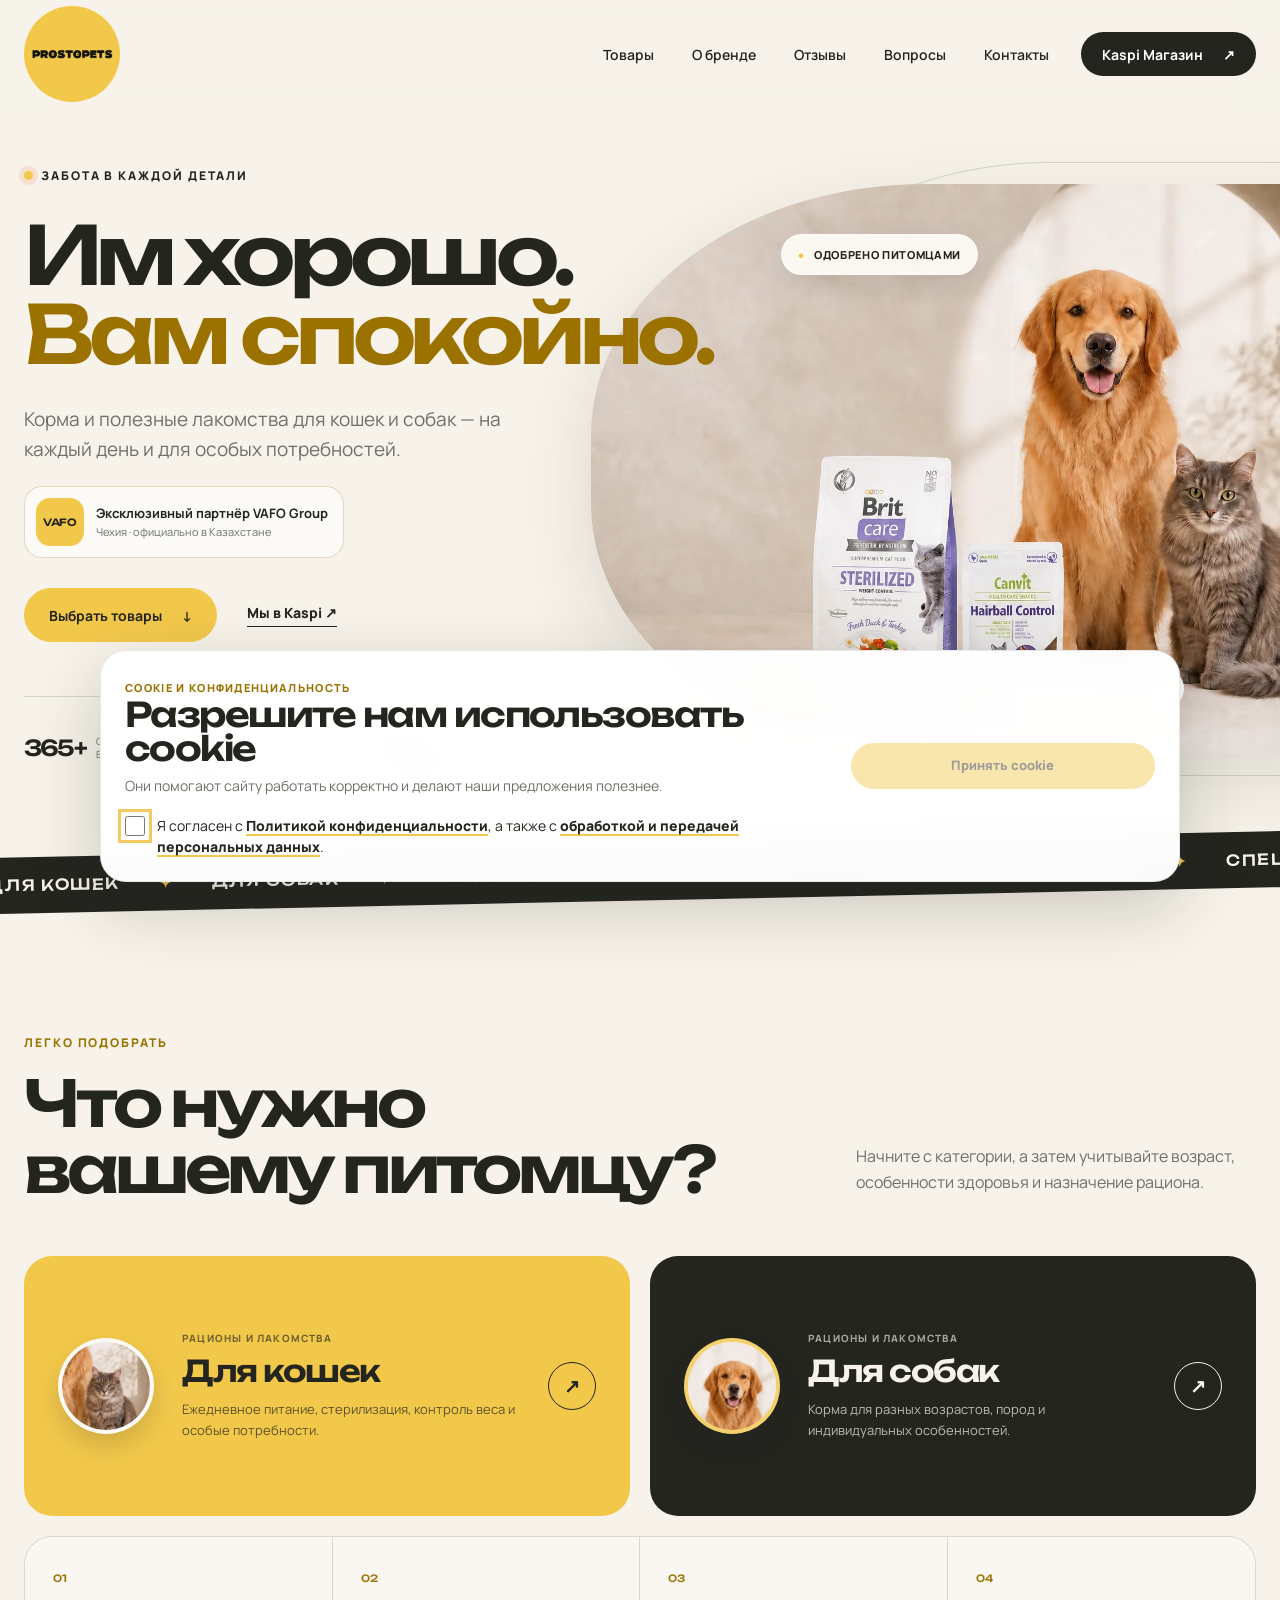
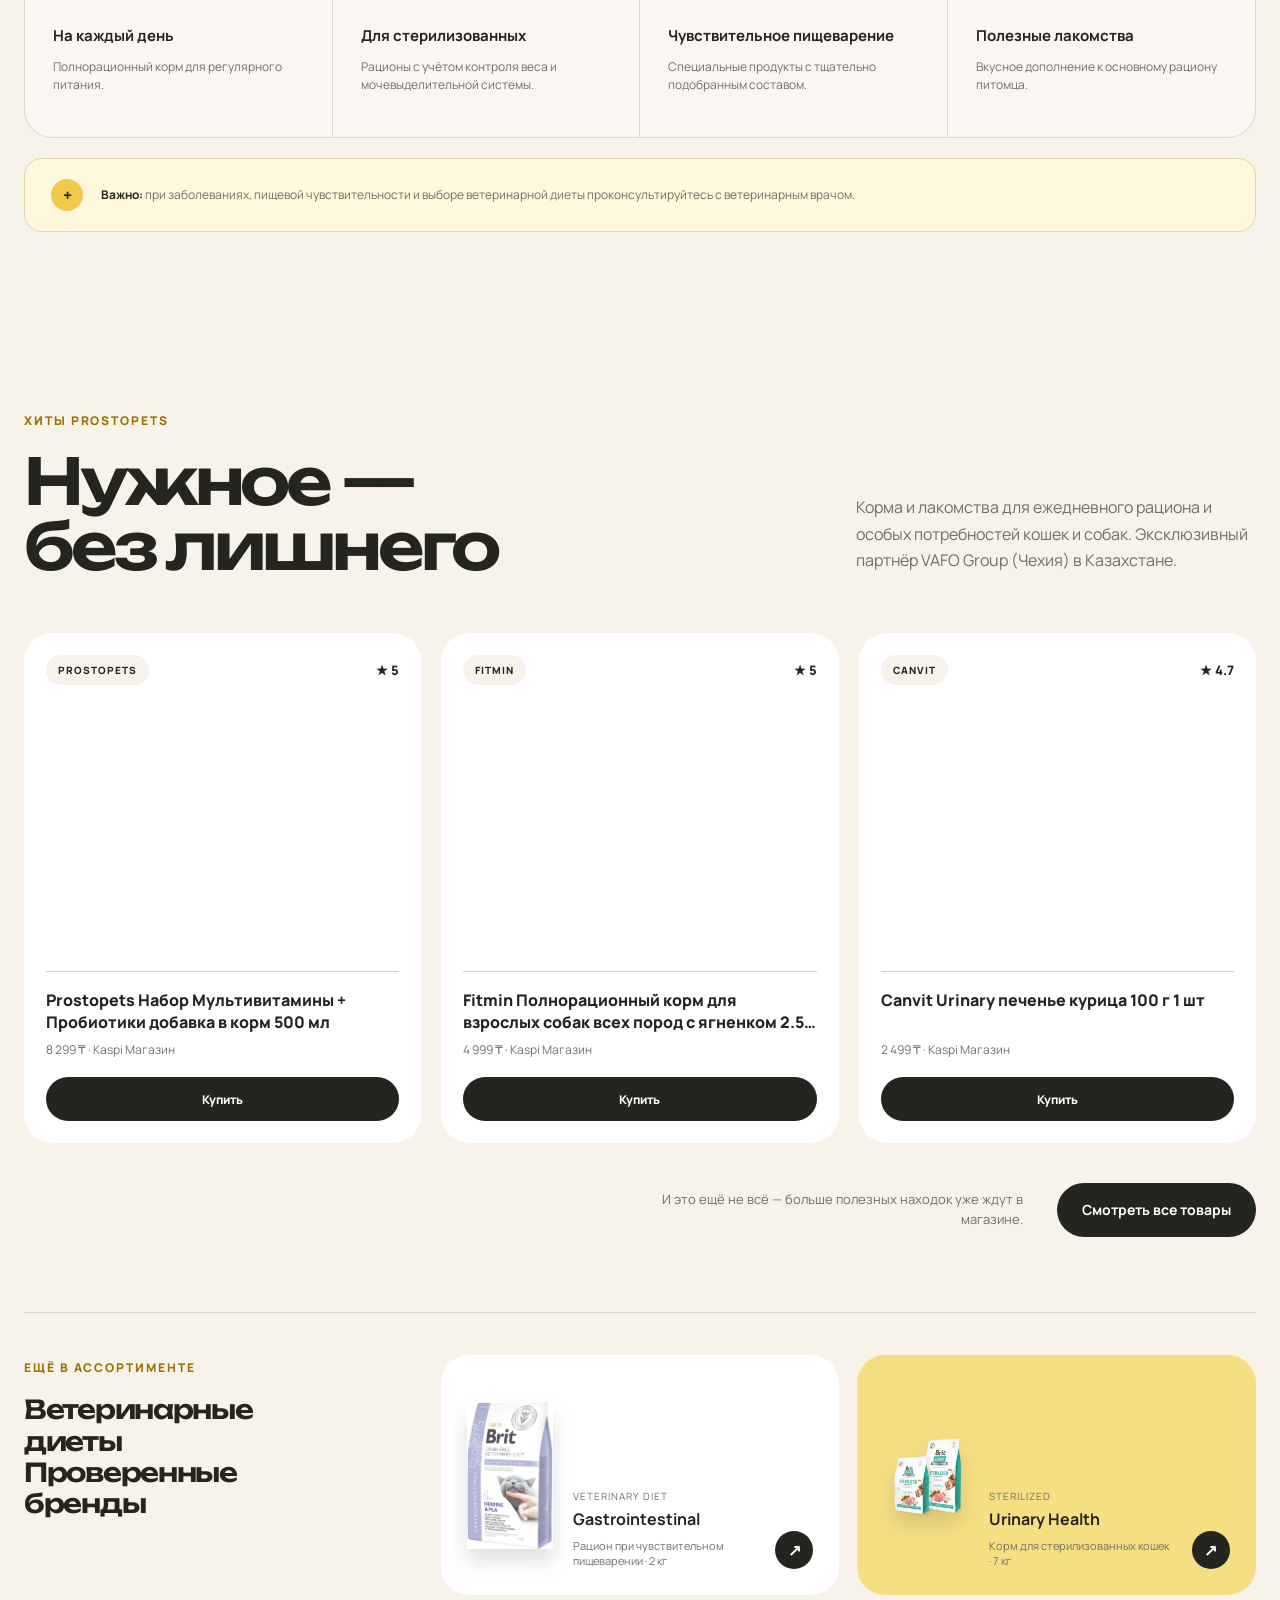
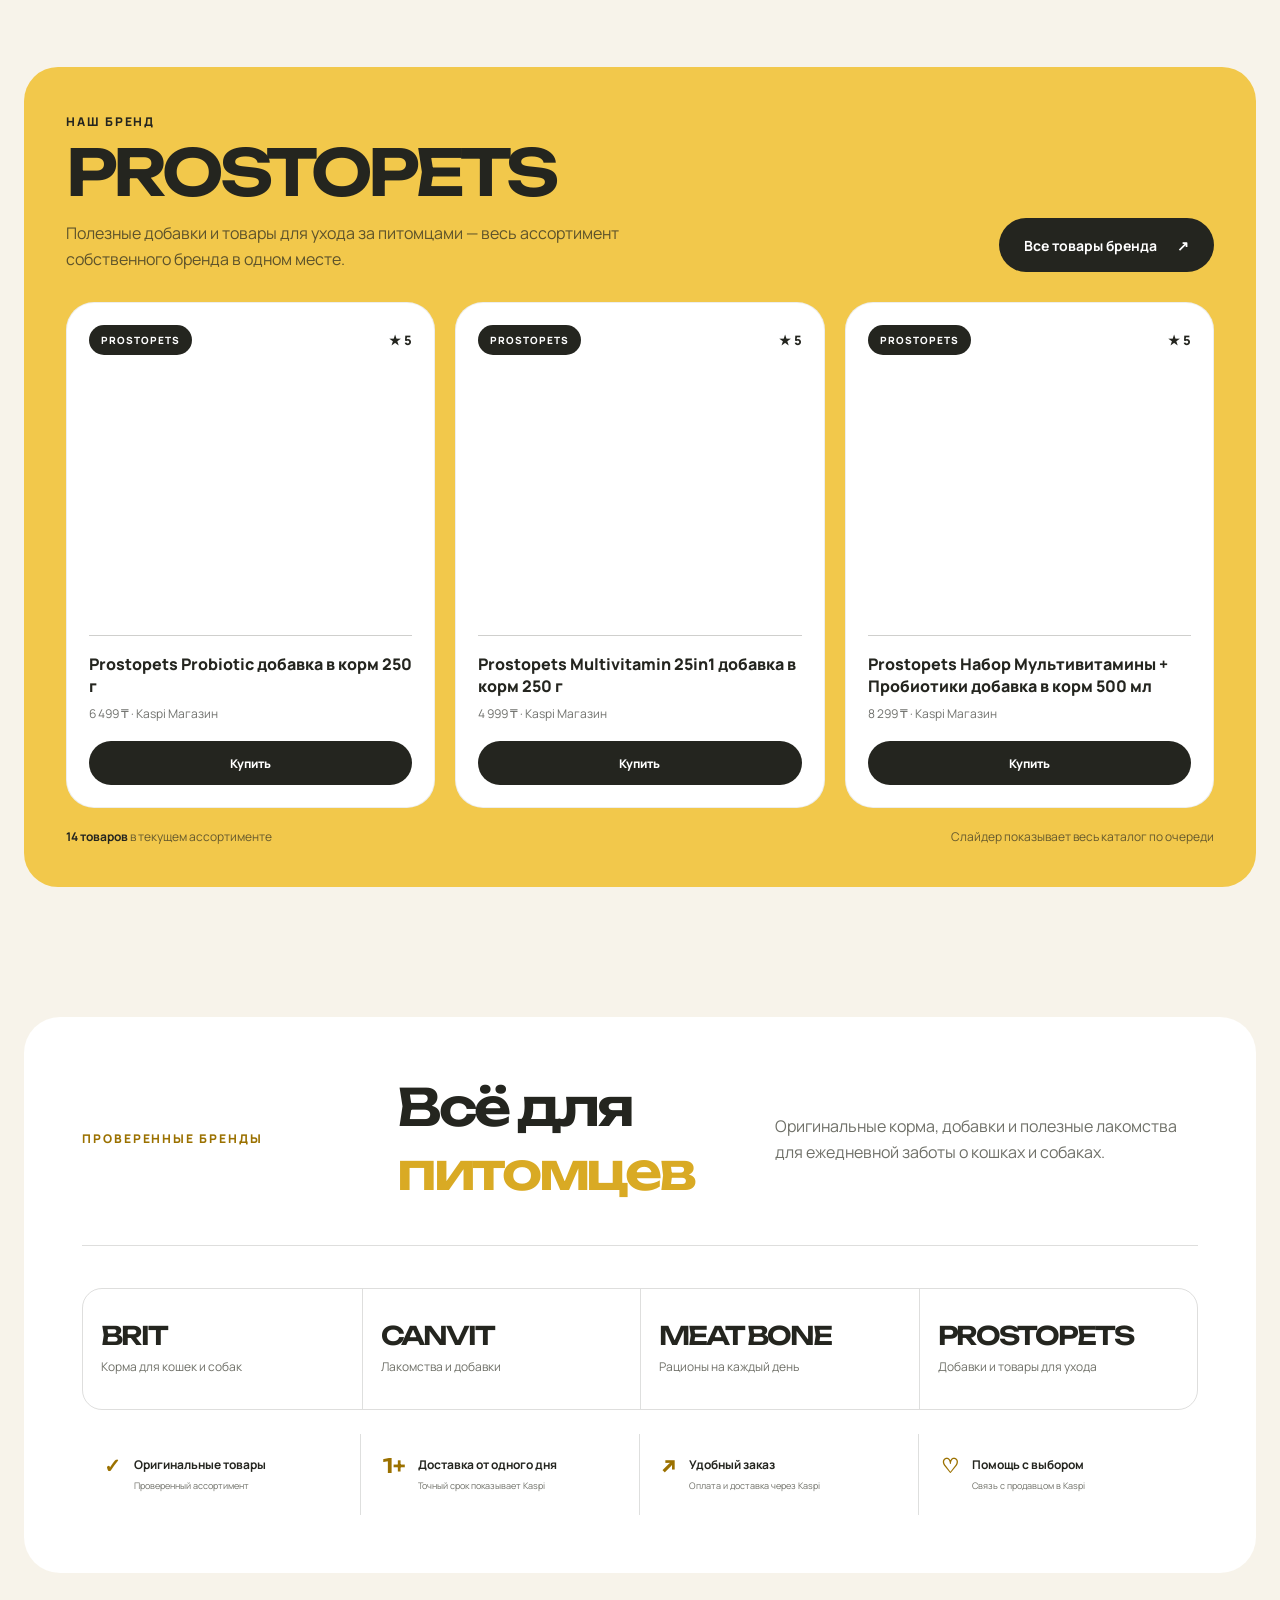
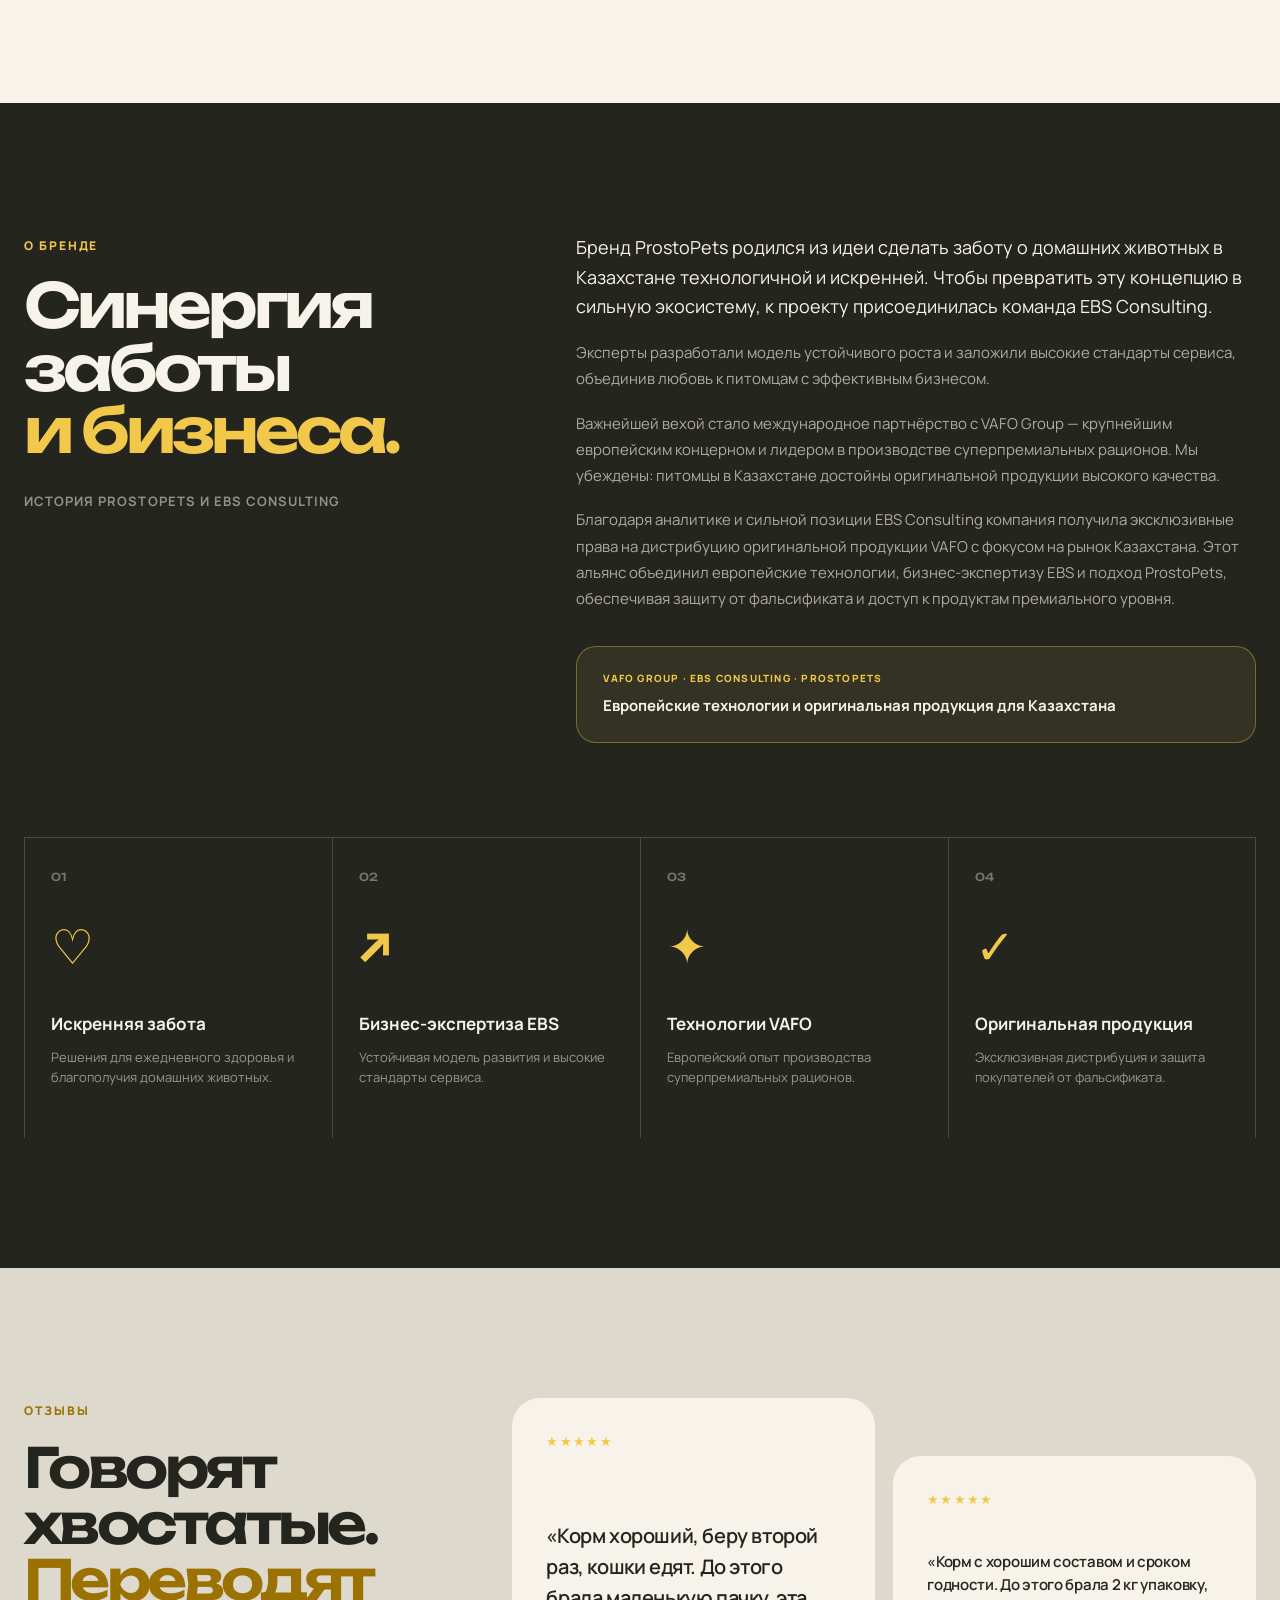
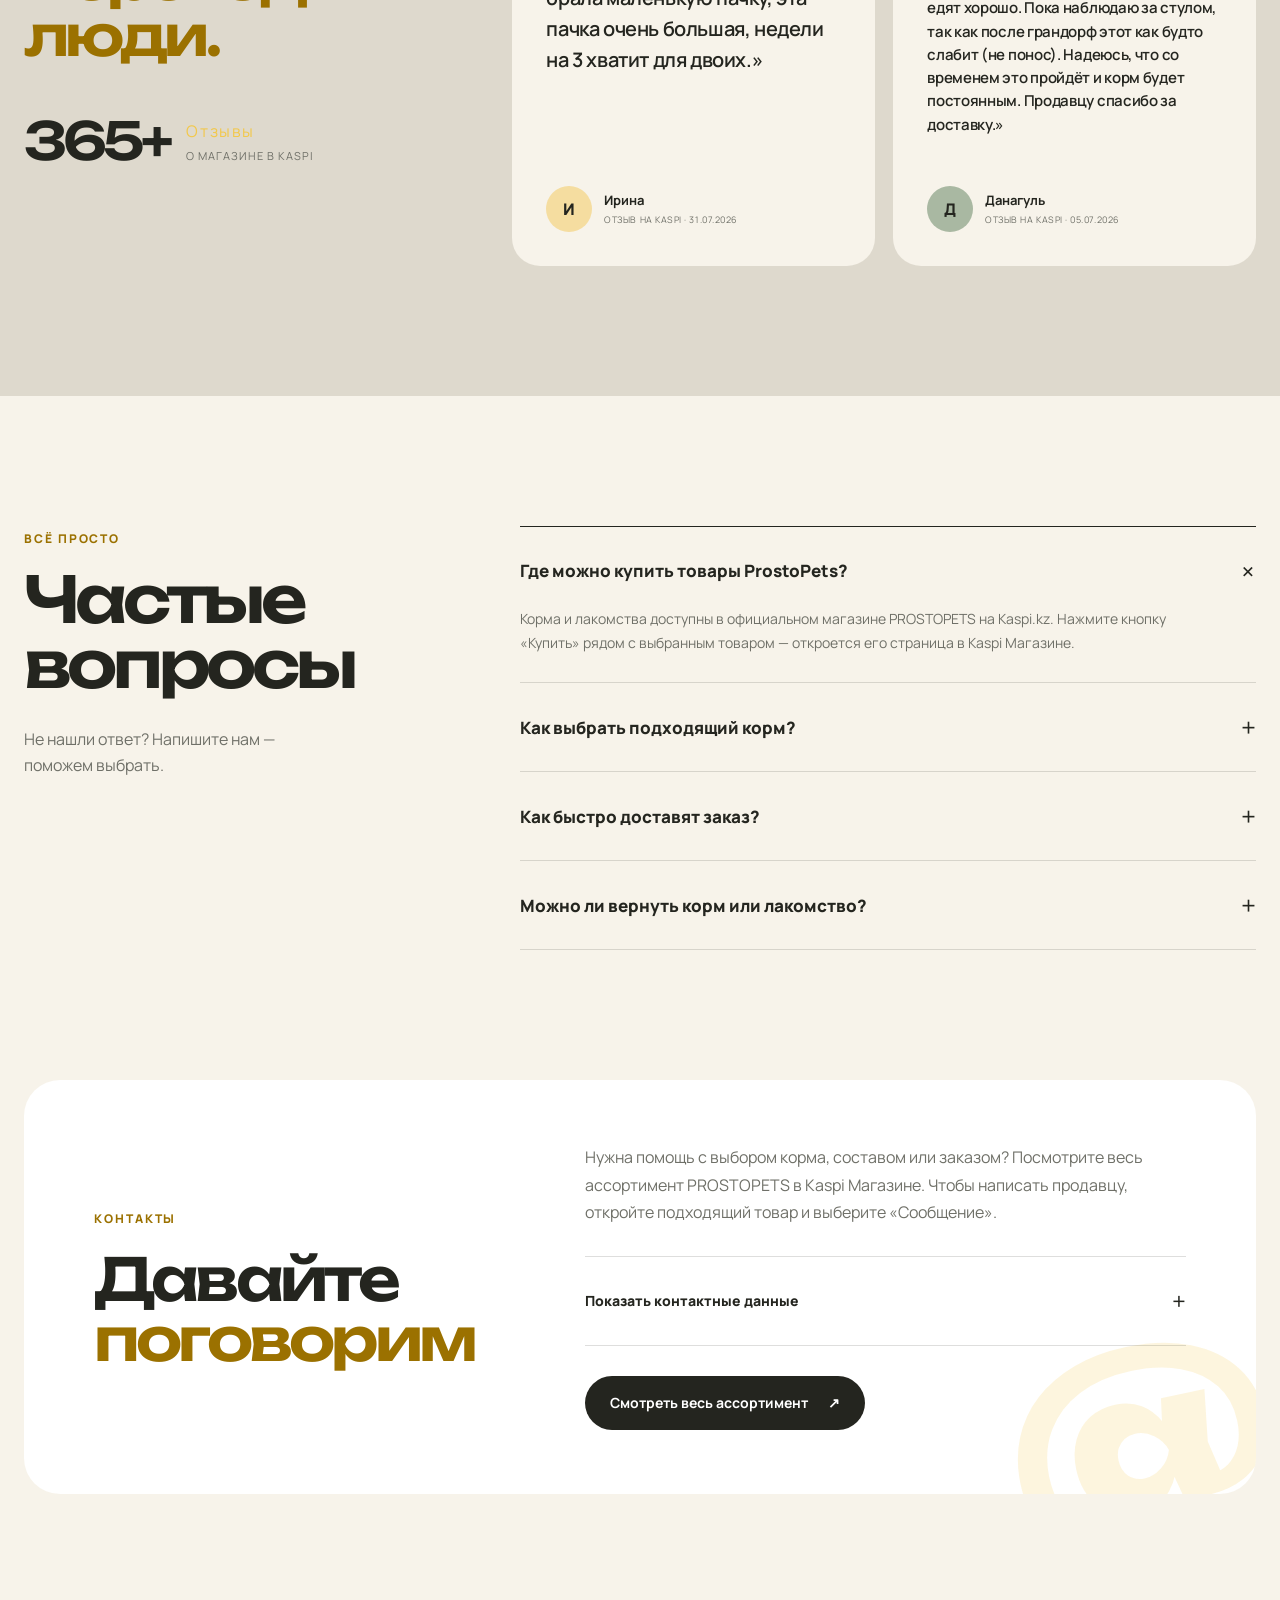
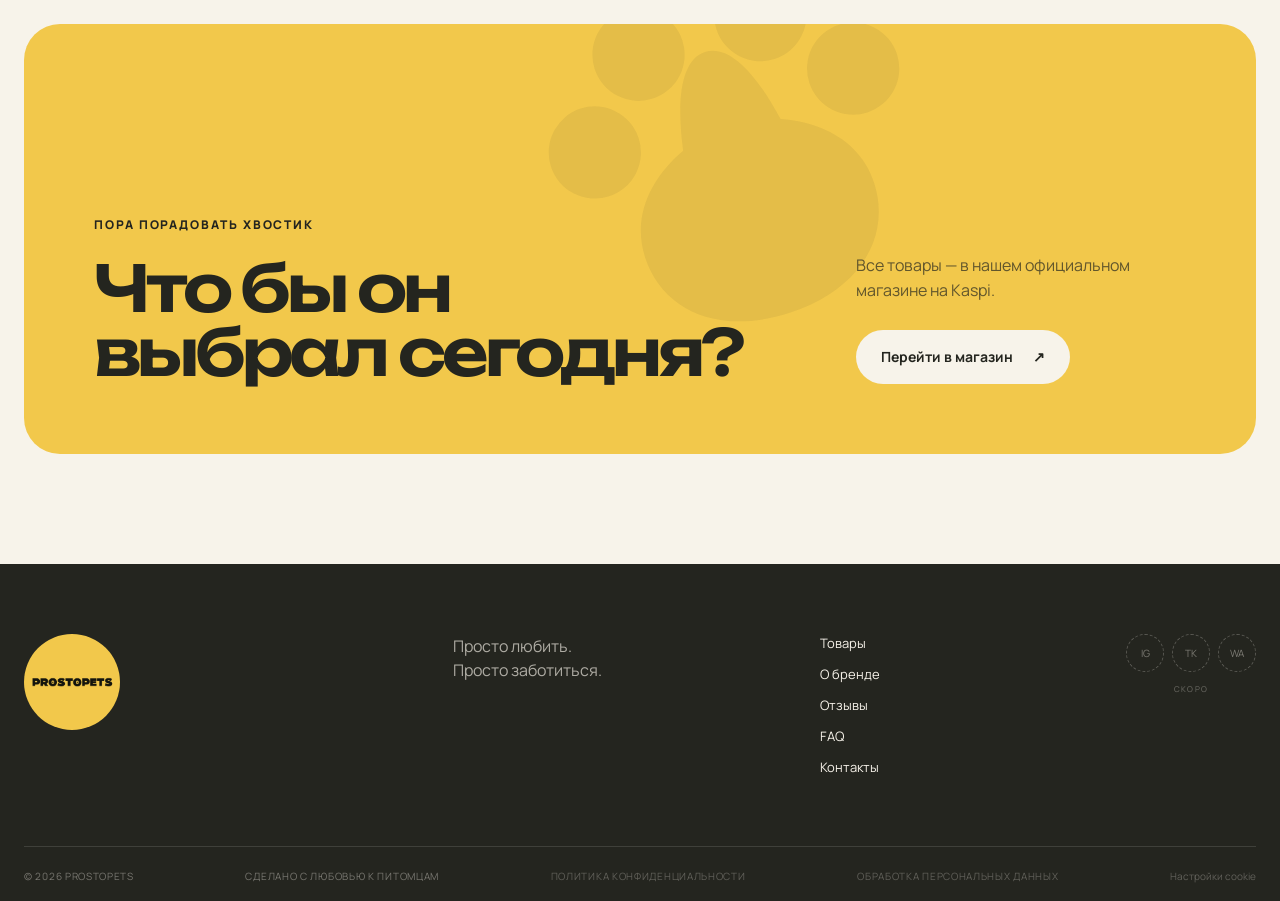
<file: index.html>
<!doctype html>
<html lang="ru" data-analytics-id="">
<head>
  <meta charset="UTF-8">
  <meta name="viewport" content="width=device-width, initial-scale=1.0">
  <meta name="description" content="ProstoPets — корма Brit и полезные лакомства Canvit для кошек и собак. Заказывайте в официальном магазине PROSTOPETS на Kaspi.kz.">
  <meta name="theme-color" content="#f7f3ea">
  <title>ProstoPets — корма и лакомства для кошек и собак</title>
  <meta property="og:locale" content="ru_KZ">
  <meta property="og:type" content="website">
  <meta property="og:title" content="ProstoPets — забота начинается с правильного рациона">
  <meta property="og:description" content="Корма Brit и полезные лакомства Canvit для кошек и собак. Заказ через официальный магазин PROSTOPETS в Kaspi.">
  <meta property="og:image" content="assets/prostopets-share-preview.png">
  <meta property="og:image:width" content="1200">
  <meta property="og:image:height" content="630">
  <meta property="og:image:alt" content="ProstoPets — корма и лакомства для кошек и собак">
  <meta name="twitter:card" content="summary_large_image">
  <meta name="twitter:title" content="ProstoPets — корма и лакомства для питомцев">
  <meta name="twitter:description" content="Проверенные рационы Brit и лакомства Canvit с заказом через Kaspi.">
  <meta name="twitter:image" content="assets/prostopets-share-preview.png">
  <link rel="icon" href="assets/logos/prostopets-icon.svg" type="image/svg+xml">
  <link rel="apple-touch-icon" href="assets/logos/apple-touch-icon.png">
  <link rel="manifest" href="site.webmanifest">
  <link rel="preconnect" href="https://fonts.googleapis.com">
  <link rel="preconnect" href="https://fonts.gstatic.com" crossorigin>
  <link href="https://fonts.googleapis.com/css2?family=Manrope:wght@400;500;600;700;800&family=Unbounded:wght@500;600&display=swap" rel="stylesheet">
  <link rel="stylesheet" href="styles.css?v=20260928-7">
  <script type="application/ld+json">
  {
    "@context": "https://schema.org",
    "@graph": [
      {
        "@type": "PetStore",
        "@id": "#store",
        "name": "ProstoPets",
        "legalName": "ТОО EBS CONSULTING (PROSTOPETS)",
        "description": "Корма и полезные лакомства для кошек и собак",
        "logo": "assets/logos/prostopets-client-wordmark.png",
        "image": "assets/prostopets-share-preview.png",
        "address": {
          "@type": "PostalAddress",
          "streetAddress": "пр. Абая 110/96",
          "addressLocality": "Алматы",
          "addressCountry": "KZ"
        },
        "telephone": ["+77770415585", "+77772373030"],
        "sameAs": ["https://kaspi.kz/shop/m/30413477/products/"]
      },
      {
        "@type": "WebSite",
        "@id": "#website",
        "name": "ProstoPets",
        "inLanguage": "ru-KZ",
        "publisher": {"@id": "#store"}
      },
      {
        "@type": "ItemList",
        "name": "Популярные товары ProstoPets",
        "itemListElement": [
          {"@type": "ListItem", "position": 1, "name": "Brit Care Sterilized Weight Control, 2 кг", "url": "https://kaspi.kz/shop/p/brit-care-dlja-podderzhki-vesa-u-sterilizovannyh-utka-2-kg-164154146/"},
          {"@type": "ListItem", "position": 2, "name": "Brit Veterinary Diet с лососем, 0,4 кг", "url": "https://kaspi.kz/shop/p/brit-veterinary-diet-losos-0-4-kg-166712452/"},
          {"@type": "ListItem", "position": 3, "name": "Canvit Hairball Control, 100 г", "url": "https://kaspi.kz/shop/p/canvit-podushechki-dlja-vyvoda-shersti-100-g-1-sht-154761484/"},
          {"@type": "ListItem", "position": 4, "name": "Brit Veterinary Diet Gastrointestinal Low-Fat для собак, 2 кг", "url": "https://kaspi.kz/shop/p/brit-veterinary-diet-gastrointestinal-low-fat-pri-problemah-s-zhkt-sel-d-goroshek-2-kg-160138658/"},
          {"@type": "ListItem", "position": 5, "name": "Canvit Immunity для собак, 200 г", "url": "https://kaspi.kz/shop/p/canvit-immunity-podushechki-s-jagnenkom-200-g-154650813/"}
        ]
      },
      {
        "@type": "FAQPage",
        "mainEntity": [
          {"@type": "Question", "name": "Где можно купить товары ProstoPets?", "acceptedAnswer": {"@type": "Answer", "text": "Корма и лакомства доступны в официальном магазине PROSTOPETS на Kaspi.kz."}},
          {"@type": "Question", "name": "Как выбрать подходящий корм?", "acceptedAnswer": {"@type": "Answer", "text": "Учитывайте вид питомца, возраст, вес, особенности здоровья и назначение рациона. Для специальной диеты проконсультируйтесь с ветеринарным врачом."}},
          {"@type": "Question", "name": "Как быстро доставят заказ?", "acceptedAnswer": {"@type": "Answer", "text": "Доставка возможна от одного дня. Актуальную дату Kaspi показывает перед оформлением заказа."}},
          {"@type": "Question", "name": "Можно ли вернуть корм или лакомство?", "acceptedAnswer": {"@type": "Answer", "text": "В настоящий момент возврат кормов и лакомств не предусмотрен. При повреждении или несоответствии заказа свяжитесь с продавцом через Kaspi."}}
        ]
      }
    ]
  }
  </script>
</head>
<body>
  <a class="skip-link" href="#main">Перейти к содержанию</a>

  <header class="header" id="top">
    <div class="container header__inner">
      <a class="brand" href="#top" aria-label="ProstoPets — на главную"><img class="brand__logo" src="assets/logos/prostopets-client-wordmark.png?v=2" alt="ProstoPets" width="2048" height="329"></a>

      <nav class="nav" aria-label="Основная навигация">
        <a href="#products">Товары</a>
        <a href="#about">О бренде</a>
        <a href="#reviews">Отзывы</a>
        <a href="#faq">Вопросы</a>
        <a href="#contacts">Контакты</a>
      </nav>

      <a class="button button--small button--dark header__cta" href="https://kaspi.kz/shop/m/30413477/products/" target="_self">
        Kaspi Магазин <span aria-hidden="true">↗</span>
      </a>

      <button class="menu-button" type="button" aria-expanded="false" aria-controls="mobile-menu" aria-label="Открыть меню">
        <span></span><span></span>
      </button>
    </div>
    <nav class="mobile-menu" id="mobile-menu" aria-label="Мобильная навигация">
      <a href="#products">Товары</a><a href="#about">О бренде</a><a href="#reviews">Отзывы</a><a href="#faq">Вопросы</a><a href="#contacts">Контакты</a>
      <a href="https://kaspi.kz/shop/m/30413477/products/" target="_self">Открыть магазин PROSTOPETS ↗</a>
    </nav>
  </header>

  <main id="main">
    <section class="hero" aria-labelledby="hero-title">
      <div class="container hero__grid">
        <div class="hero__content reveal">
          <div class="eyebrow"><span class="eyebrow__dot"></span> Забота в каждой детали</div>
          <h1 id="hero-title">Им хорошо.<br><em>Вам спокойно.</em></h1>
          <p class="hero__lead">Корма и полезные лакомства для кошек и собак — на каждый день и для особых потребностей.</p>
          <div class="hero__partner" aria-label="ProstoPets — эксклюзивный партнёр VAFO Group в Казахстане">
            <span class="hero__partner-mark" aria-hidden="true">VAFO</span>
            <p><strong>Эксклюзивный партнёр VAFO Group</strong><small>Чехия · официально в Казахстане</small></p>
          </div>
          <div class="hero__actions">
            <a class="button button--primary" href="#products">Выбрать товары <span aria-hidden="true">↓</span></a>
            <a class="text-link" href="https://kaspi.kz/shop/m/30413477/products/" target="_self">Мы в Kaspi <span aria-hidden="true">↗</span></a>
          </div>
          <div class="hero__trust" aria-label="Преимущества покупки">
            <div><strong>365+</strong><span>отзывов<br>в Kaspi</span></div>
            <div><strong>от 1 дня</strong><span>точный срок<br>покажет Kaspi</span></div>
            <div><strong>2 000+</strong><span>заказов<br>через Kaspi</span></div>
          </div>
        </div>

        <div class="hero__visual reveal reveal--delay">
          <img src="assets/prostopets-hero-products-v2.webp" alt="Золотистый ретривер и серый кот рядом с кормом Brit Care и лакомством Canvit на жёлтом коврике" width="1536" height="1024" decoding="async" fetchpriority="high">
          <div class="hero__tag hero__tag--top"><span>●</span> Одобрено питомцами</div>
          <div class="hero__tag hero__tag--bottom"><span>♥</span> Выбрано с любовью</div>
          <svg class="hero__scribble" viewBox="0 0 140 70" aria-hidden="true"><path d="M4 49c28-20 57-13 79-2 19 10 43 12 52-5M116 29l19 13-14 18"/></svg>
        </div>
      </div>
    </section>

    <section class="ticker" aria-label="Категории товаров">
      <div class="ticker__track">
        <span>ДЛЯ КОШЕК</span><b>✦</b><span>ДЛЯ СОБАК</span><b>✦</b><span>СБАЛАНСИРОВАННОЕ ПИТАНИЕ</span><b>✦</b><span>ПОЛЕЗНЫЕ ЛАКОМСТВА</span><b>✦</b><span>СПЕЦИАЛЬНЫЕ РАЦИОНЫ</span><b>✦</b><span>ПРОВЕРЕННЫЕ БРЕНДЫ</span><b>✦</b><span>ЗАБОТА КАЖДЫЙ ДЕНЬ</span><b>✦</b>
        <span>ДЛЯ КОШЕК</span><b>✦</b><span>ДЛЯ СОБАК</span><b>✦</b><span>СБАЛАНСИРОВАННОЕ ПИТАНИЕ</span><b>✦</b><span>ПОЛЕЗНЫЕ ЛАКОМСТВА</span><b>✦</b><span>СПЕЦИАЛЬНЫЕ РАЦИОНЫ</span><b>✦</b><span>ПРОВЕРЕННЫЕ БРЕНДЫ</span><b>✦</b><span>ЗАБОТА КАЖДЫЙ ДЕНЬ</span><b>✦</b>
      </div>
    </section>

    <section class="section finder" id="finder" aria-labelledby="finder-title">
      <div class="container">
        <div class="section-heading reveal">
          <div><span class="kicker">Легко подобрать</span><h2 id="finder-title">Что нужно<br>вашему питомцу?</h2></div>
          <p>Начните с категории, а затем учитывайте возраст, особенности здоровья и назначение рациона.</p>
        </div>

        <div class="pet-categories">
          <a class="pet-category pet-category--cat reveal" href="https://kaspi.kz/shop/c/cat%20goods/?q=%3AallMerchants%3A30413477" target="_self">
            <span class="pet-category__photo pet-category__photo--cat" aria-hidden="true"><img src="assets/prostopets-hero-products-v2.webp" alt="" width="1536" height="1024" loading="lazy" decoding="async"></span><div><small>Рационы и лакомства</small><h3>Для кошек</h3><p>Ежедневное питание, стерилизация, контроль веса и особые потребности.</p></div><b aria-hidden="true">↗</b>
          </a>
          <a class="pet-category pet-category--dog reveal reveal--delay" href="https://kaspi.kz/shop/c/dog%20goods/?q=%3AallMerchants%3A30413477" target="_self">
            <span class="pet-category__photo pet-category__photo--dog" aria-hidden="true"><img src="assets/prostopets-hero-products-v2.webp" alt="" width="1536" height="1024" loading="lazy" decoding="async"></span><div><small>Рационы и лакомства</small><h3>Для собак</h3><p>Корма для разных возрастов, пород и индивидуальных особенностей.</p></div><b aria-hidden="true">↗</b>
          </a>
        </div>

        <div class="needs-grid" aria-label="Подбор корма по потребностям">
          <div class="need reveal"><span>01</span><strong>На каждый день</strong><p>Полнорационный корм для регулярного питания.</p></div>
          <div class="need reveal reveal--delay"><span>02</span><strong>Для стерилизованных</strong><p>Рационы с учётом контроля веса и мочевыделительной системы.</p></div>
          <div class="need reveal reveal--delay-2"><span>03</span><strong>Чувствительное пищеварение</strong><p>Специальные продукты с тщательно подобранным составом.</p></div>
          <div class="need reveal"><span>04</span><strong>Полезные лакомства</strong><p>Вкусное дополнение к основному рациону питомца.</p></div>
        </div>

        <aside class="vet-note reveal" aria-label="Важная информация"><span aria-hidden="true">+</span><p><strong>Важно:</strong> при заболеваниях, пищевой чувствительности и выборе ветеринарной диеты проконсультируйтесь с ветеринарным врачом.</p></aside>
      </div>
    </section>

    <section class="section products" id="products" aria-labelledby="products-title">
      <div class="container">
        <div class="section-heading reveal">
          <div><span class="kicker">Хиты ProstoPets</span><h2 id="products-title">Нужное —<br>без лишнего</h2></div>
          <p>Корма и лакомства для ежедневного рациона и особых потребностей кошек и собак. Эксклюзивный партнёр VAFO Group (Чехия) в Казахстане.</p>
        </div>

        <div class="product-grid product-slider" data-catalog-slider aria-live="off" aria-label="Автоматическая подборка товаров PROSTOPETS. Прокрутка останавливается при наведении или фокусе."></div>

        <div class="products__footer reveal">
          <p>И это ещё не всё — больше полезных находок уже ждут в магазине.</p>
          <a class="button button--dark" href="https://kaspi.kz/shop/m/30413477/products/" target="_self">Смотреть все товары</a>
        </div>

        <div class="more-products reveal" aria-labelledby="more-products-title">
          <div class="more-products__heading"><span class="kicker">Ещё в ассортименте</span><h3 id="more-products-title">Ветеринарные диеты<br>Проверенные бренды</h3></div>
          <a class="mini-product" href="https://kaspi.kz/shop/p/brit-veterinary-diet-gastrointestinal-pri-problemah-s-zhkt-sel-d-goroh-2-kg-160136419/?c=750000000&amp;m=30413477&amp;ms=true" target="_self"><span class="mini-product__visual"><img src="assets/brit-veterinary-gastrointestinal-2kg.jpg" alt="Упаковка корма Brit Veterinary Diet Gastrointestinal, 2 кг" width="378" height="645" loading="lazy" decoding="async"></span><div><small>Veterinary Diet</small><strong>Gastrointestinal</strong><p>Рацион при чувствительном пищеварении · 2 кг</p></div><b aria-hidden="true">↗</b></a>
          <a class="mini-product mini-product--yellow" href="https://kaspi.kz/shop/p/brit-sterilized-urinary-health-dlja-sterilizovannyh-kuritsa-7-kg-160134693/?c=750000000&amp;tab=reviews" target="_self"><span class="mini-product__visual"><img src="assets/brit-sterilized-urinary-health-7kg.png" data-fallback-src="https://resources.cdn-kaspi.kz/img/m/p/p8e/p16/116847699.PNG?format=preview-medium" alt="Упаковка корма Brit Sterilized Urinary Health с курицей, 7 кг" width="1200" height="1600" loading="lazy" decoding="async"></span><div><small>Sterilized</small><strong>Urinary Health</strong><p>Корм для стерилизованных кошек · 7 кг</p></div><b aria-hidden="true">↗</b></a>
        </div>

        <section class="own-brand reveal" aria-labelledby="own-brand-title">
          <div class="own-brand__header">
            <div><span class="kicker">Наш бренд</span><h3 id="own-brand-title">PROSTOPETS</h3><p>Полезные добавки и товары для ухода за питомцами — весь ассортимент собственного бренда в одном месте.</p></div>
            <a class="button button--dark" href="https://kaspi.kz/shop/search/?text=Prostopets&amp;q=%3AallMerchants%3A30413477" target="_self">Все товары бренда <span aria-hidden="true">↗</span></a>
          </div>
          <div class="product-grid product-slider product-slider--brand" data-brand-slider aria-live="off" aria-label="Автоматический слайдер всех товаров бренда PROSTOPETS. Прокрутка останавливается при наведении или фокусе."></div>
          <div class="own-brand__footer"><span><strong>14 товаров</strong> в текущем ассортименте</span><span>Слайдер показывает весь каталог по очереди</span></div>
        </section>
      </div>
    </section>

    <section class="brand-proof" aria-labelledby="brand-proof-title">
      <div class="container brand-proof__inner reveal">
        <div class="brand-proof__intro"><span class="kicker">Проверенные бренды</span><h2 id="brand-proof-title">Всё для <em>питомцев</em></h2><p>Оригинальные корма, добавки и полезные лакомства для ежедневной заботы о кошках и собаках.</p></div>
        <div class="brand-names" aria-label="Бренды в ассортименте"><div><strong>BRIT</strong><span>Корма для кошек и собак</span></div><div><strong>CANVIT</strong><span>Лакомства и добавки</span></div><div><strong>MEAT BONE</strong><span>Рационы на каждый день</span></div><div><strong>PROSTOPETS</strong><span>Добавки и товары для ухода</span></div></div>
        <div class="trust-points">
          <div><span>✓</span><p><strong>Оригинальные товары</strong><small>Проверенный ассортимент</small></p></div>
          <div><span>1+</span><p><strong>Доставка от одного дня</strong><small>Точный срок показывает Kaspi</small></p></div>
          <div><span>↗</span><p><strong>Удобный заказ</strong><small>Оплата и доставка через Kaspi</small></p></div>
          <div><span>♡</span><p><strong>Помощь с выбором</strong><small>Связь с продавцом в Kaspi</small></p></div>
        </div>
      </div>
    </section>

    <section class="section about" id="about" aria-labelledby="about-title">
      <div class="container about__grid">
        <div class="about__statement reveal">
          <span class="kicker">О бренде</span>
          <h2 id="about-title">Синергия заботы<br><em>и бизнеса.</em></h2>
          <p class="about__eyeline">История ProstoPets и EBS Consulting</p>
        </div>
        <div class="about__copy reveal reveal--delay">
          <p class="about__lead">Бренд ProstoPets родился из идеи сделать заботу о домашних животных в Казахстане технологичной и искренней. Чтобы превратить эту концепцию в сильную экосистему, к проекту присоединилась команда EBS Consulting.</p>
          <p>Эксперты разработали модель устойчивого роста и заложили высокие стандарты сервиса, объединив любовь к питомцам с эффективным бизнесом.</p>
          <p>Важнейшей вехой стало международное партнёрство с VAFO Group — крупнейшим европейским концерном и лидером в производстве суперпремиальных рационов. Мы убеждены: питомцы в Казахстане достойны оригинальной продукции высокого качества.</p>
          <p>Благодаря аналитике и сильной позиции EBS Consulting компания получила эксклюзивные права на дистрибуцию оригинальной продукции VAFO с фокусом на рынок Казахстана. Этот альянс объединил европейские технологии, бизнес-экспертизу EBS и подход ProstoPets, обеспечивая защиту от фальсификата и доступ к продуктам премиального уровня.</p>
          <div class="about__alliance"><span>VAFO Group · EBS Consulting · ProstoPets</span><strong>Европейские технологии и оригинальная продукция для Казахстана</strong></div>
        </div>
      </div>
      <div class="container values" aria-label="Ценности и преимущества ProstoPets">
        <article class="value reveal"><span>01</span><div class="value__icon">♡</div><h3>Искренняя забота</h3><p>Решения для ежедневного здоровья и благополучия домашних животных.</p></article>
        <article class="value reveal reveal--delay"><span>02</span><div class="value__icon">↗</div><h3>Бизнес-экспертиза EBS</h3><p>Устойчивая модель развития и высокие стандарты сервиса.</p></article>
        <article class="value reveal reveal--delay-2"><span>03</span><div class="value__icon">✦</div><h3>Технологии VAFO</h3><p>Европейский опыт производства суперпремиальных рационов.</p></article>
        <article class="value reveal"><span>04</span><div class="value__icon">✓</div><h3>Оригинальная продукция</h3><p>Эксклюзивная дистрибуция и защита покупателей от фальсификата.</p></article>
      </div>
    </section>

    <section class="section reviews" id="reviews" aria-labelledby="reviews-title">
      <div class="container reviews__inner">
        <div class="reviews__aside reveal"><span class="kicker">Отзывы</span><h2 id="reviews-title">Говорят<br>хвостатые.<br><em>Переводят люди.</em></h2><div class="rating"><strong>365+</strong><div><span>Отзывы</span><p>о магазине в Kaspi</p></div></div></div>
        <div class="reviews__cards">
          <blockquote class="review reveal" cite="https://kaspi.kz/shop/p/brit-veterinary-diet-gastrointestinal-pri-problemah-s-zhkt-sel-d-goroh-2-kg-160136419/?c=750000000&amp;m=30413477&amp;ms=true"><div class="review__stars">★★★★★</div><p>«Корм хороший, беру второй раз, кошки едят. До этого брала маленькую пачку, эта пачка очень большая, недели на 3 хватит для двоих.»</p><footer><span class="avatar avatar--dog">И</span><div><strong>Ирина</strong><small>отзыв на Kaspi · 31.07.2026</small></div></footer></blockquote>
          <blockquote class="review review--long review--offset reveal reveal--delay" cite="https://kaspi.kz/shop/p/brit-sterilized-urinary-health-dlja-sterilizovannyh-kuritsa-7-kg-160134693/?c=750000000&amp;tab=reviews"><div class="review__stars">★★★★★</div><p>«Корм с хорошим составом и сроком годности. До этого брала 2 кг упаковку, едят хорошо. Пока наблюдаю за стулом, так как после грандорф этот как будто слабит (не понос). Надеюсь, что со временем это пройдёт и корм будет постоянным. Продавцу спасибо за доставку.»</p><footer><span class="avatar avatar--cat">Д</span><div><strong>Данагуль</strong><small>отзыв на Kaspi · 05.07.2026</small></div></footer></blockquote>
        </div>
      </div>
    </section>

    <section class="section faq" id="faq" aria-labelledby="faq-title">
      <div class="container faq__grid">
        <div class="faq__title reveal"><span class="kicker">Всё просто</span><h2 id="faq-title">Частые<br>вопросы</h2><p>Не нашли ответ? Напишите нам — поможем выбрать.</p></div>
        <div class="accordion reveal reveal--delay">
          <details open><summary>Где можно купить товары ProstoPets?<span aria-hidden="true">+</span></summary><p>Корма и лакомства доступны в официальном магазине PROSTOPETS на Kaspi.kz. Нажмите кнопку «Купить» рядом с выбранным товаром — откроется его страница в Kaspi Магазине.</p></details>
          <details><summary>Как выбрать подходящий корм?<span aria-hidden="true">+</span></summary><p>Учитывайте вид питомца, возраст, вес, особенности здоровья и назначение рациона. Описание и состав указаны в карточке товара. Если питомцу требуется специальная диета, рекомендуем заранее проконсультироваться с ветеринарным врачом.</p></details>
          <details><summary>Как быстро доставят заказ?<span aria-hidden="true">+</span></summary><p>Доставка возможна от одного дня. Точный срок зависит от вашего города, наличия товара и выбранного способа получения — Kaspi покажет актуальную дату перед оформлением заказа.</p></details>
          <details><summary>Можно ли вернуть корм или лакомство?<span aria-hidden="true">+</span></summary><p>В настоящий момент возврат кормов и лакомств не предусмотрен. Пожалуйста, проверяйте название, вес упаковки и состояние товара при получении. Если заказ пришёл повреждённым или не соответствует заказанному, сразу свяжитесь с нами через Kaspi — мы обязательно поможем разобраться.</p></details>
        </div>
      </div>
    </section>

    <section class="section contacts" id="contacts" aria-labelledby="contacts-title">
      <div class="container">
        <div class="contacts__card reveal">
          <div class="contacts__heading">
            <span class="kicker">Контакты</span>
            <h2 id="contacts-title">Давайте<br><em>поговорим</em></h2>
          </div>
          <div class="contacts__body">
            <p>Нужна помощь с выбором корма, составом или заказом? Посмотрите весь ассортимент PROSTOPETS в Kaspi Магазине. Чтобы написать продавцу, откройте подходящий товар и выберите «Сообщение».</p>
            <details class="contact-details">
              <summary>Показать контактные данные <span aria-hidden="true">+</span></summary>
              <dl class="contact-list">
                <div><dt>Компания</dt><dd>ТОО EBS CONSULTING (PROSTOPETS)</dd></div>
                <div><dt>Адрес</dt><dd>пр. Абая 110/96, Алматы, Казахстан</dd></div>
                <div class="contact-list__phones"><dt>Телефоны</dt><dd><a href="tel:+77770415585">+7 777 041 55 85</a><a href="tel:+77772373030">+7 777 237 30 30</a></dd></div>
                <div><dt>Связь в Kaspi</dt><dd>Магазин → Товар → Сообщение</dd></div>
              </dl>
            </details>
            <a class="button button--dark" href="https://kaspi.kz/shop/m/30413477/products/" target="_self">Смотреть весь ассортимент <span aria-hidden="true">↗</span></a>
          </div>
          <div class="contacts__mark" aria-hidden="true">@</div>
        </div>
      </div>
    </section>

    <section class="cta-section">
      <div class="container">
        <div class="cta-card reveal">
          <svg class="cta-card__paw" viewBox="0 0 160 160" aria-hidden="true"><path d="M80 139c-30 0-47-17-47-38 0-17 12-29 27-35 4-22 11-34 20-34s16 12 20 34c15 6 27 18 27 35 0 21-17 38-47 38Z"/><circle cx="27" cy="56" r="18"/><circle cx="133" cy="56" r="18"/><circle cx="55" cy="25" r="18"/><circle cx="105" cy="25" r="18"/></svg>
          <div><span class="kicker">Пора порадовать хвостик</span><h2>Что бы он<br>выбрал сегодня?</h2></div>
          <div class="cta-card__action"><p>Все товары — в нашем официальном магазине на Kaspi.</p><a class="button button--light" href="https://kaspi.kz/shop/m/30413477/products/" target="_self">Перейти в магазин <span aria-hidden="true">↗</span></a></div>
        </div>
      </div>
    </section>
  </main>

  <footer class="footer">
    <div class="container footer__top">
      <a class="brand brand--footer" href="#top" aria-label="ProstoPets — наверх"><img class="brand__logo" src="assets/logos/prostopets-client-wordmark.png?v=2" alt="ProstoPets" width="2048" height="329" loading="lazy" decoding="async"></a>
      <p>Просто любить.<br>Просто заботиться.</p>
      <div class="footer__links"><a href="#products">Товары</a><a href="#about">О бренде</a><a href="#reviews">Отзывы</a><a href="#faq">FAQ</a><a href="#contacts">Контакты</a></div>
      <div class="footer__social" aria-label="Социальные сети — скоро"><span title="Instagram — скоро" aria-label="Instagram — скоро">ig</span><span title="TikTok — скоро" aria-label="TikTok — скоро">tk</span><span title="WhatsApp — скоро" aria-label="WhatsApp — скоро">wa</span><small>скоро</small></div>
    </div>
    <div class="container footer__bottom"><span>© 2026 ProstoPets</span><span>Сделано с любовью к питомцам</span><a href="privacy.html">Политика конфиденциальности</a>
        <a href="personal-data.html">Обработка персональных данных</a>
        <button type="button" data-open-consent>Настройки cookie</button></div>
  </footer>

  <script src="consent.js?v=20260928-3"></script>
  <script src="products.js?v=20260927-5"></script>
  <script src="script.js?v=20260928-1"></script>
</body>
</html>
</file>
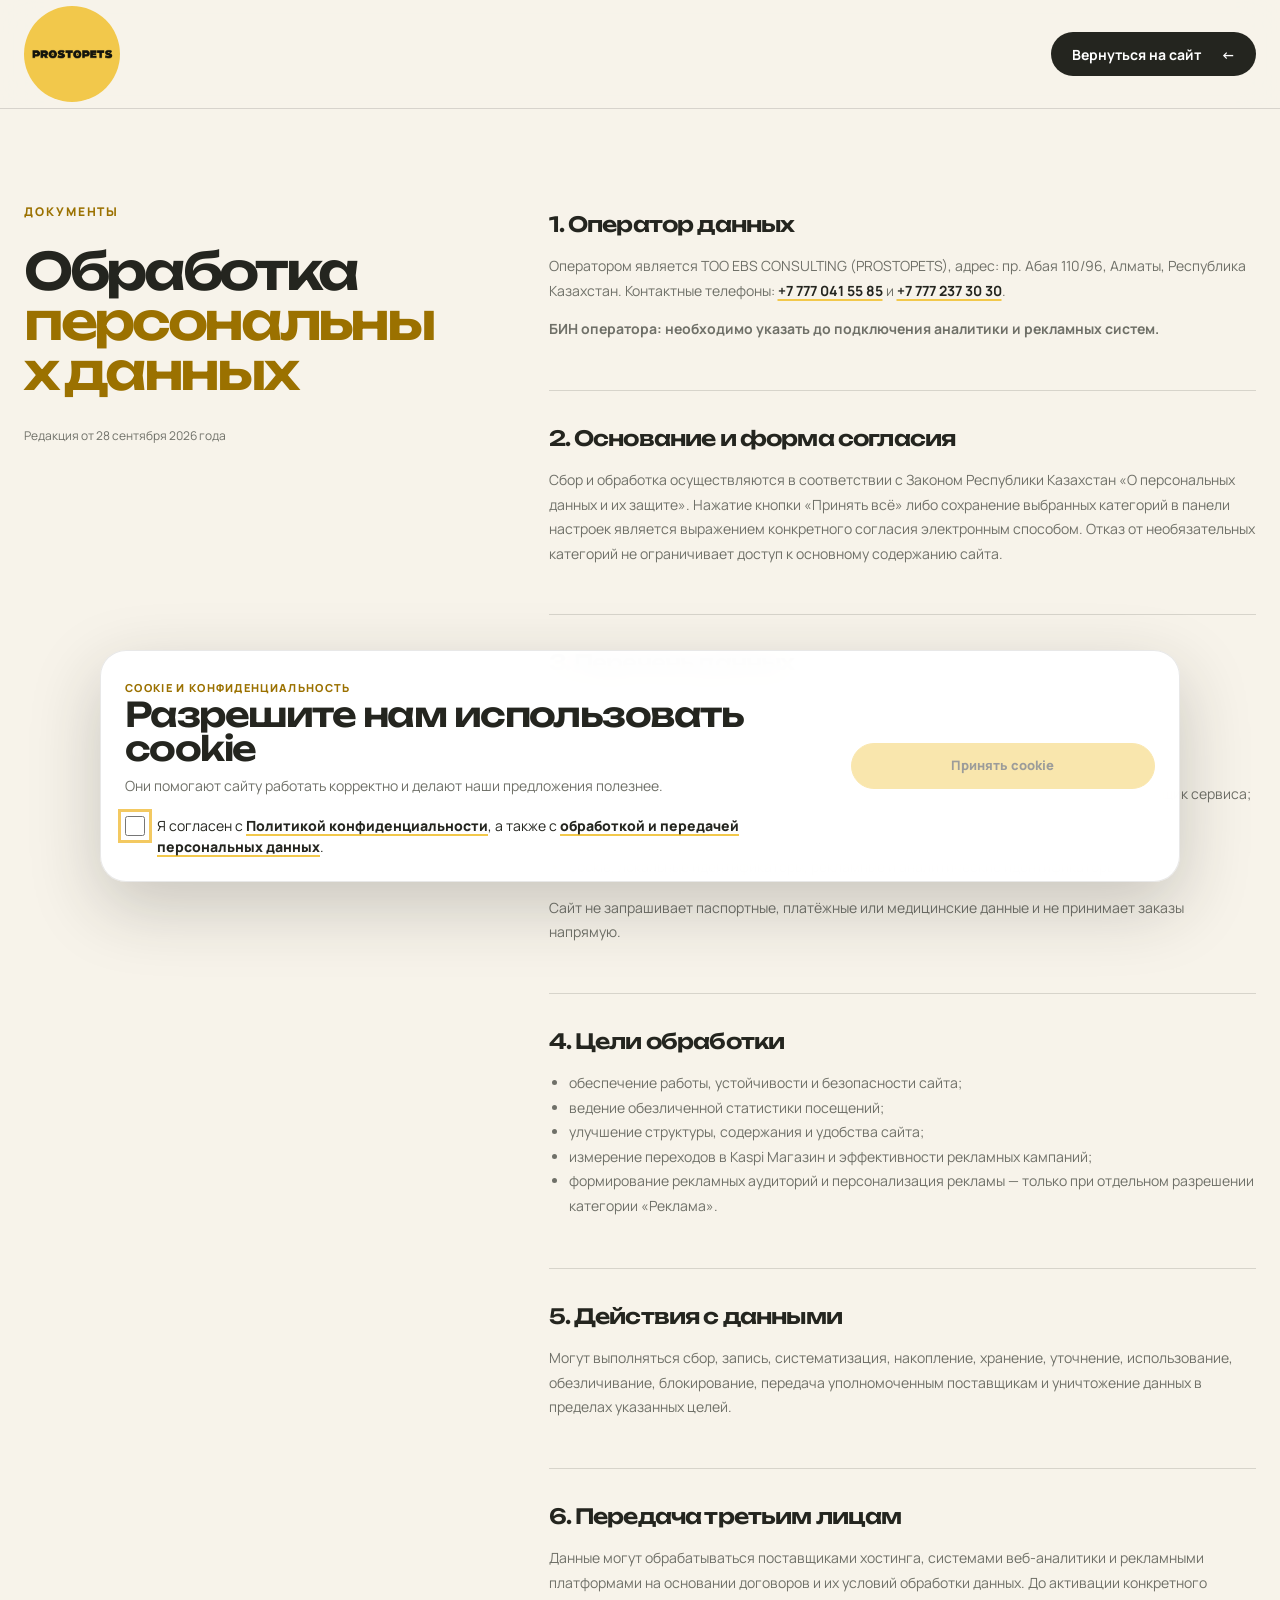
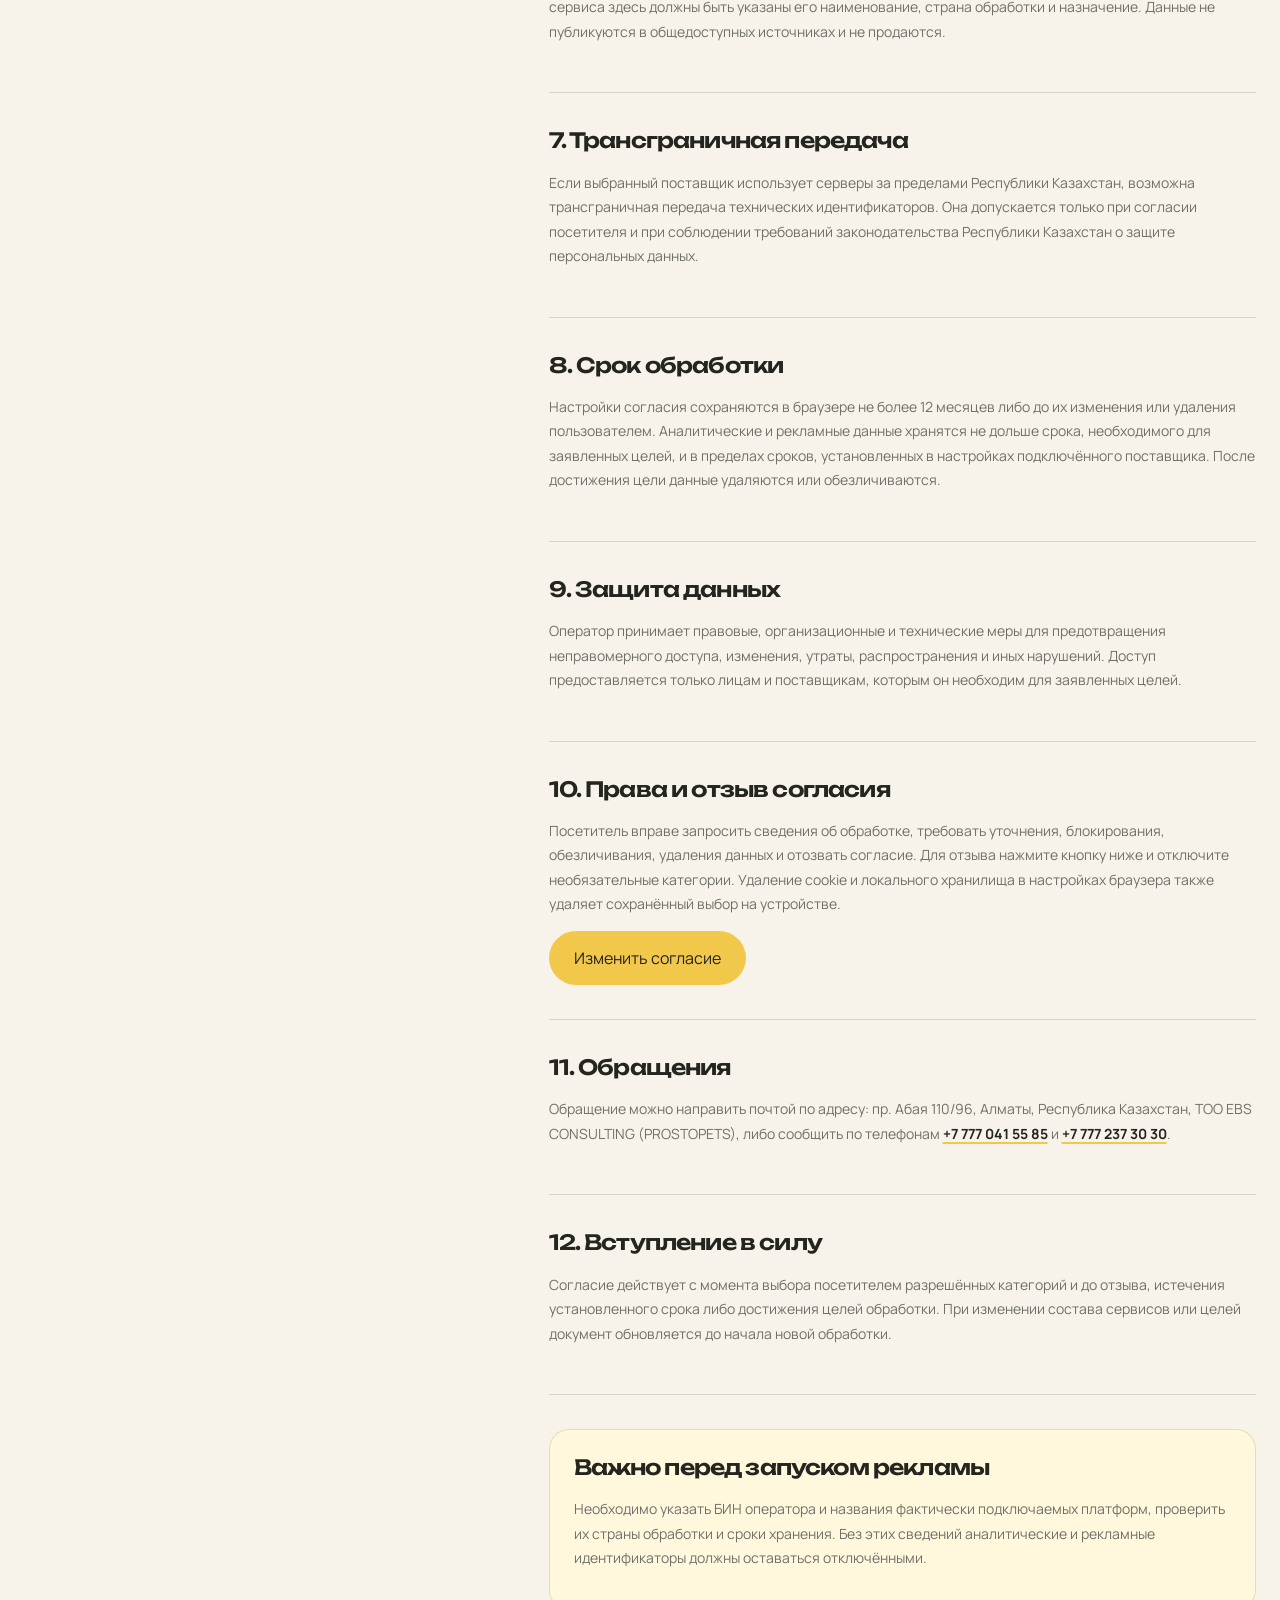
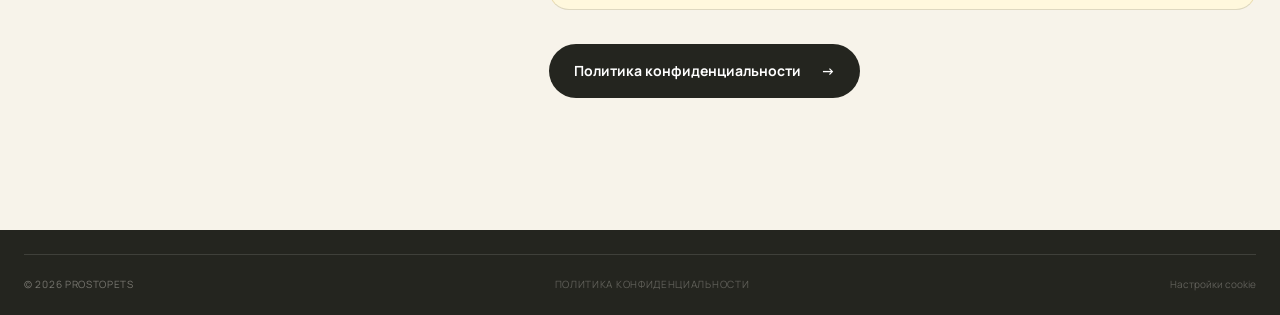
<file: personal-data.html>
<!doctype html>
<html lang="ru">
<head>
  <meta charset="UTF-8">
  <meta name="viewport" content="width=device-width, initial-scale=1.0">
  <meta name="description" content="Условия сбора и обработки персональных данных посетителей сайта ProstoPets в соответствии с законодательством Республики Казахстан.">
  <meta name="theme-color" content="#f7f3ea">
  <title>Обработка персональных данных — ProstoPets</title>
  <link rel="icon" href="assets/logos/prostopets-icon.svg" type="image/svg+xml">
  <link rel="apple-touch-icon" href="assets/logos/apple-touch-icon.png">
  <link rel="manifest" href="site.webmanifest">
  <link rel="preconnect" href="https://fonts.googleapis.com">
  <link rel="preconnect" href="https://fonts.gstatic.com" crossorigin>
  <link href="https://fonts.googleapis.com/css2?family=Manrope:wght@400;500;600;700;800&family=Unbounded:wght@500;600&display=swap" rel="stylesheet">
  <link rel="stylesheet" href="styles.css?v=20260928-7">
</head>
<body class="legal-page">
  <a class="skip-link" href="#main">Перейти к содержанию</a>
  <header class="header scrolled">
    <div class="container header__inner">
      <a class="brand" href="index.html" aria-label="ProstoPets — вернуться на главную"><img class="brand__logo" src="assets/logos/prostopets-client-wordmark.png?v=2" alt="ProstoPets" width="2048" height="329"></a>
      <a class="button button--small button--dark" href="index.html">Вернуться на сайт <span aria-hidden="true">←</span></a>
    </div>
  </header>

  <main id="main" class="legal-main">
    <div class="container legal-layout">
      <aside class="legal-aside"><span class="kicker">Документы</span><h1>Обработка<br><em>персональных данных</em></h1><p>Редакция от 28 сентября 2026 года</p></aside>
      <article class="legal-content">
        <section><h2>1. Оператор данных</h2><p>Оператором является ТОО EBS CONSULTING (PROSTOPETS), адрес: пр. Абая 110/96, Алматы, Республика Казахстан. Контактные телефоны: <a href="tel:+77770415585">+7 777 041 55 85</a> и <a href="tel:+77772373030">+7 777 237 30 30</a>.</p><p><strong>БИН оператора: необходимо указать до подключения аналитики и рекламных систем.</strong></p></section>
        <section><h2>2. Основание и форма согласия</h2><p>Сбор и обработка осуществляются в соответствии с Законом Республики Казахстан «О персональных данных и их защите». Нажатие кнопки «Принять всё» либо сохранение выбранных категорий в панели настроек является выражением конкретного согласия электронным способом. Отказ от необязательных категорий не ограничивает доступ к основному содержанию сайта.</p></section>
        <section><h2>3. Перечень данных</h2><p>В зависимости от выбранных настроек могут обрабатываться:</p><ul><li>IP-адрес, дата и время посещения;</li><li>тип браузера, операционной системы и устройства;</li><li>примерное местоположение на уровне города или региона, если его определяет поставщик сервиса;</li><li>посещённые страницы, источник перехода, длительность и события взаимодействия;</li><li>клики по ссылкам на Kaspi и параметры рекламной кампании;</li><li>cookie, локальные идентификаторы, рекламные и аналитические идентификаторы.</li></ul><p>Сайт не запрашивает паспортные, платёжные или медицинские данные и не принимает заказы напрямую.</p></section>
        <section><h2>4. Цели обработки</h2><ul><li>обеспечение работы, устойчивости и безопасности сайта;</li><li>ведение обезличенной статистики посещений;</li><li>улучшение структуры, содержания и удобства сайта;</li><li>измерение переходов в Kaspi Магазин и эффективности рекламных кампаний;</li><li>формирование рекламных аудиторий и персонализация рекламы — только при отдельном разрешении категории «Реклама».</li></ul></section>
        <section><h2>5. Действия с данными</h2><p>Могут выполняться сбор, запись, систематизация, накопление, хранение, уточнение, использование, обезличивание, блокирование, передача уполномоченным поставщикам и уничтожение данных в пределах указанных целей.</p></section>
        <section><h2>6. Передача третьим лицам</h2><p>Данные могут обрабатываться поставщиками хостинга, системами веб-аналитики и рекламными платформами на основании договоров и их условий обработки данных. До активации конкретного сервиса здесь должны быть указаны его наименование, страна обработки и назначение. Данные не публикуются в общедоступных источниках и не продаются.</p></section>
        <section><h2>7. Трансграничная передача</h2><p>Если выбранный поставщик использует серверы за пределами Республики Казахстан, возможна трансграничная передача технических идентификаторов. Она допускается только при согласии посетителя и при соблюдении требований законодательства Республики Казахстан о защите персональных данных.</p></section>
        <section><h2>8. Срок обработки</h2><p>Настройки согласия сохраняются в браузере не более 12 месяцев либо до их изменения или удаления пользователем. Аналитические и рекламные данные хранятся не дольше срока, необходимого для заявленных целей, и в пределах сроков, установленных в настройках подключённого поставщика. После достижения цели данные удаляются или обезличиваются.</p></section>
        <section><h2>9. Защита данных</h2><p>Оператор принимает правовые, организационные и технические меры для предотвращения неправомерного доступа, изменения, утраты, распространения и иных нарушений. Доступ предоставляется только лицам и поставщикам, которым он необходим для заявленных целей.</p></section>
        <section><h2>10. Права и отзыв согласия</h2><p>Посетитель вправе запросить сведения об обработке, требовать уточнения, блокирования, обезличивания, удаления данных и отозвать согласие. Для отзыва нажмите кнопку ниже и отключите необязательные категории. Удаление cookie и локального хранилища в настройках браузера также удаляет сохранённый выбор на устройстве.</p><button class="button button--primary" type="button" data-open-consent>Изменить согласие</button></section>
        <section><h2>11. Обращения</h2><p>Обращение можно направить почтой по адресу: пр. Абая 110/96, Алматы, Республика Казахстан, ТОО EBS CONSULTING (PROSTOPETS), либо сообщить по телефонам <a href="tel:+77770415585">+7 777 041 55 85</a> и <a href="tel:+77772373030">+7 777 237 30 30</a>.</p></section>
        <section><h2>12. Вступление в силу</h2><p>Согласие действует с момента выбора посетителем разрешённых категорий и до отзыва, истечения установленного срока либо достижения целей обработки. При изменении состава сервисов или целей документ обновляется до начала новой обработки.</p></section>
        <section class="legal-note"><h2>Важно перед запуском рекламы</h2><p>Необходимо указать БИН оператора и названия фактически подключаемых платформ, проверить их страны обработки и сроки хранения. Без этих сведений аналитические и рекламные идентификаторы должны оставаться отключёнными.</p></section>
        <a class="button button--dark" href="privacy.html">Политика конфиденциальности <span aria-hidden="true">→</span></a>
      </article>
    </div>
  </main>

  <footer class="footer legal-footer"><div class="container footer__bottom"><span>© 2026 ProstoPets</span><a href="privacy.html">Политика конфиденциальности</a><button type="button" data-open-consent>Настройки cookie</button></div></footer>
  <script src="consent.js?v=20260928-3"></script>
</body>
</html>
</file>
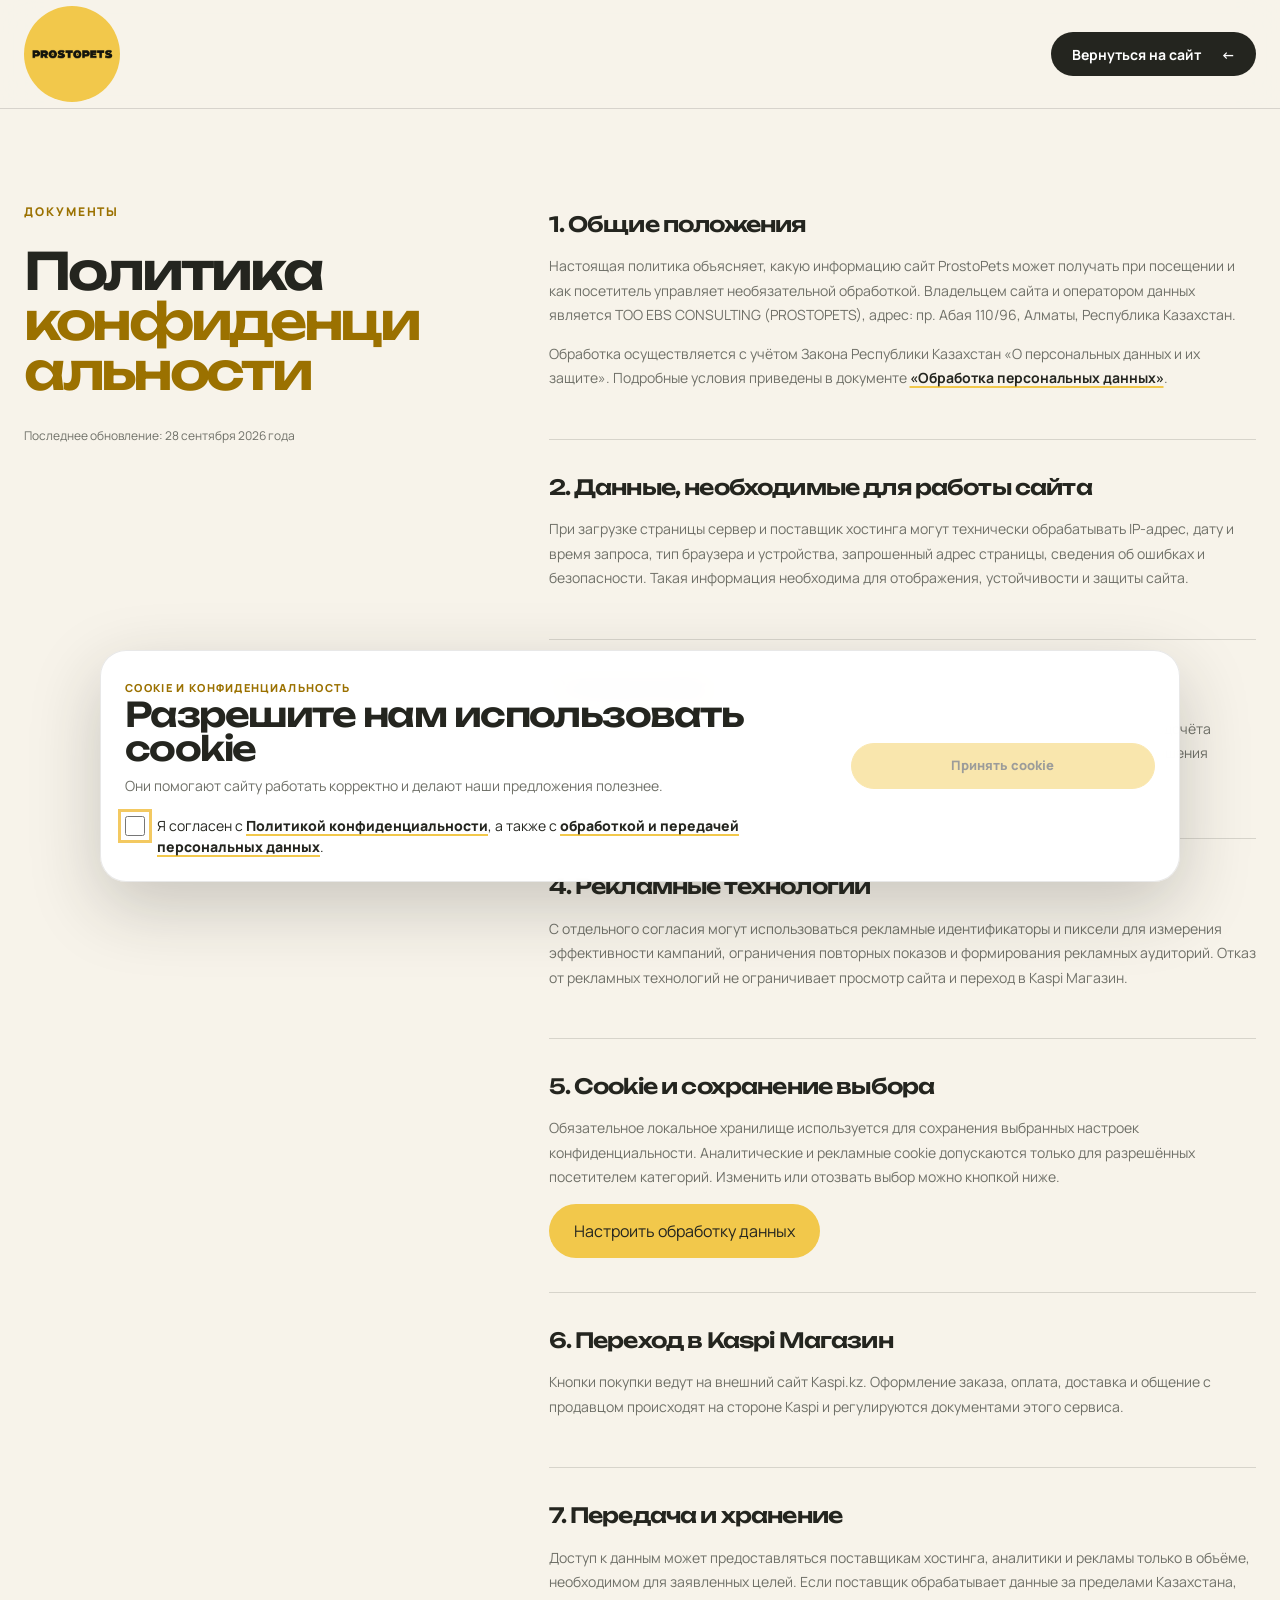
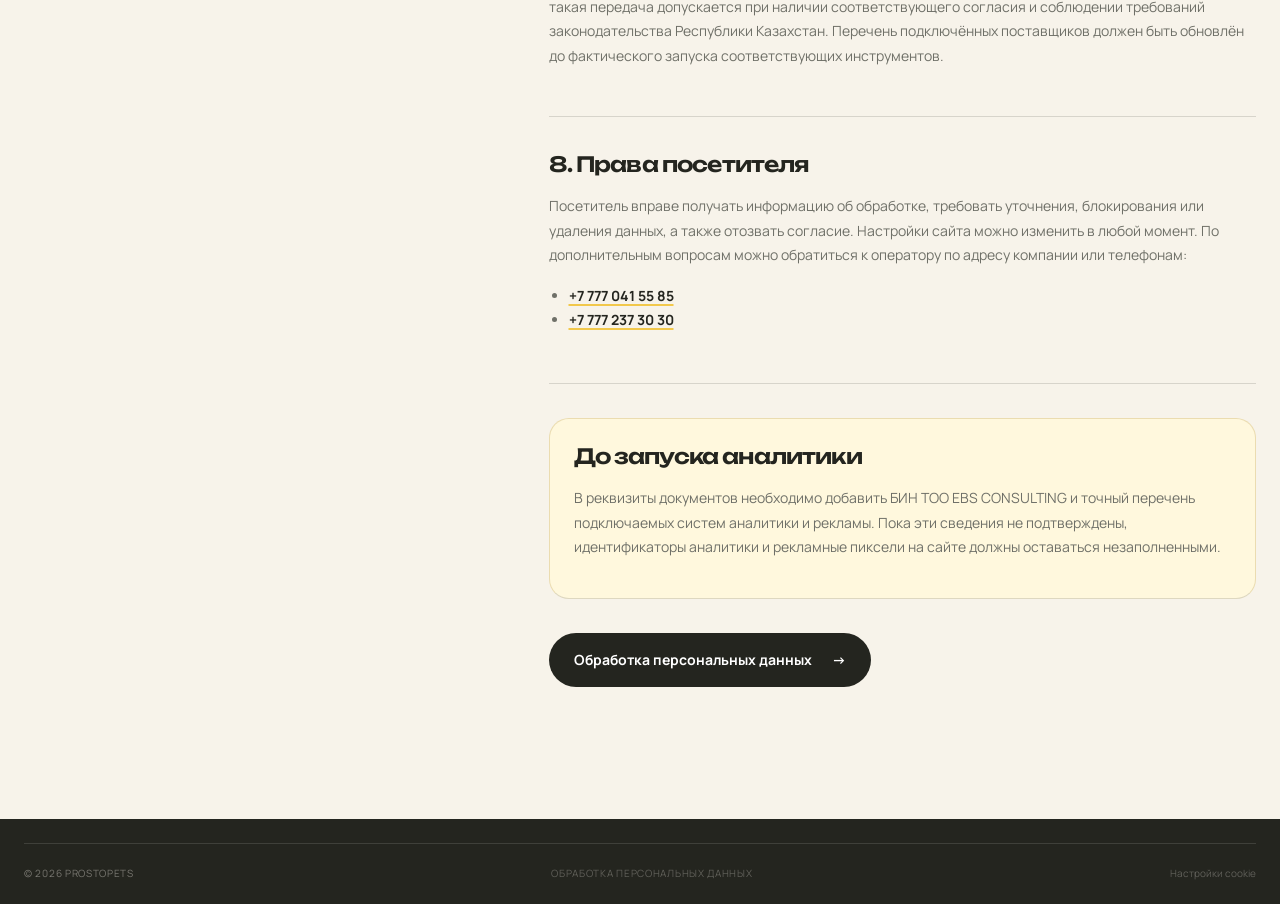
<file: privacy.html>
<!doctype html>
<html lang="ru">
<head>
  <meta charset="UTF-8">
  <meta name="viewport" content="width=device-width, initial-scale=1.0">
  <meta name="description" content="Политика конфиденциальности сайта ProstoPets: технические данные, cookie, аналитика и рекламные технологии.">
  <meta name="theme-color" content="#f7f3ea">
  <title>Политика конфиденциальности — ProstoPets</title>
  <link rel="icon" href="assets/logos/prostopets-icon.svg" type="image/svg+xml">
  <link rel="apple-touch-icon" href="assets/logos/apple-touch-icon.png">
  <link rel="manifest" href="site.webmanifest">
  <link rel="preconnect" href="https://fonts.googleapis.com">
  <link rel="preconnect" href="https://fonts.gstatic.com" crossorigin>
  <link href="https://fonts.googleapis.com/css2?family=Manrope:wght@400;500;600;700;800&family=Unbounded:wght@500;600&display=swap" rel="stylesheet">
  <link rel="stylesheet" href="styles.css?v=20260928-7">
</head>
<body class="legal-page">
  <a class="skip-link" href="#main">Перейти к содержанию</a>
  <header class="header scrolled">
    <div class="container header__inner">
      <a class="brand" href="index.html" aria-label="ProstoPets — вернуться на главную"><img class="brand__logo" src="assets/logos/prostopets-client-wordmark.png?v=2" alt="ProstoPets" width="2048" height="329"></a>
      <a class="button button--small button--dark" href="index.html">Вернуться на сайт <span aria-hidden="true">←</span></a>
    </div>
  </header>

  <main id="main" class="legal-main">
    <div class="container legal-layout">
      <aside class="legal-aside"><span class="kicker">Документы</span><h1>Политика<br><em>конфиденциальности</em></h1><p>Последнее обновление: 28 сентября 2026 года</p></aside>
      <article class="legal-content">
        <section><h2>1. Общие положения</h2><p>Настоящая политика объясняет, какую информацию сайт ProstoPets может получать при посещении и как посетитель управляет необязательной обработкой. Владельцем сайта и оператором данных является ТОО EBS CONSULTING (PROSTOPETS), адрес: пр. Абая 110/96, Алматы, Республика Казахстан.</p><p>Обработка осуществляется с учётом Закона Республики Казахстан «О персональных данных и их защите». Подробные условия приведены в документе <a href="personal-data.html">«Обработка персональных данных»</a>.</p></section>
        <section><h2>2. Данные, необходимые для работы сайта</h2><p>При загрузке страницы сервер и поставщик хостинга могут технически обрабатывать IP-адрес, дату и время запроса, тип браузера и устройства, запрошенный адрес страницы, сведения об ошибках и безопасности. Такая информация необходима для отображения, устойчивости и защиты сайта.</p></section>
        <section><h2>3. Аналитика</h2><p>С вашего отдельного согласия сайт может использовать аналитические технологии для подсчёта посещений, оценки переходов между разделами, измерения кликов по ссылкам Kaspi и улучшения содержания. До согласия аналитические инструменты не запускаются.</p></section>
        <section><h2>4. Рекламные технологии</h2><p>С отдельного согласия могут использоваться рекламные идентификаторы и пиксели для измерения эффективности кампаний, ограничения повторных показов и формирования рекламных аудиторий. Отказ от рекламных технологий не ограничивает просмотр сайта и переход в Kaspi Магазин.</p></section>
        <section><h2>5. Cookie и сохранение выбора</h2><p>Обязательное локальное хранилище используется для сохранения выбранных настроек конфиденциальности. Аналитические и рекламные cookie допускаются только для разрешённых посетителем категорий. Изменить или отозвать выбор можно кнопкой ниже.</p><button class="button button--primary" type="button" data-open-consent>Настроить обработку данных</button></section>
        <section><h2>6. Переход в Kaspi Магазин</h2><p>Кнопки покупки ведут на внешний сайт Kaspi.kz. Оформление заказа, оплата, доставка и общение с продавцом происходят на стороне Kaspi и регулируются документами этого сервиса.</p></section>
        <section><h2>7. Передача и хранение</h2><p>Доступ к данным может предоставляться поставщикам хостинга, аналитики и рекламы только в объёме, необходимом для заявленных целей. Если поставщик обрабатывает данные за пределами Казахстана, такая передача допускается при наличии соответствующего согласия и соблюдении требований законодательства Республики Казахстан. Перечень подключённых поставщиков должен быть обновлён до фактического запуска соответствующих инструментов.</p></section>
        <section><h2>8. Права посетителя</h2><p>Посетитель вправе получать информацию об обработке, требовать уточнения, блокирования или удаления данных, а также отозвать согласие. Настройки сайта можно изменить в любой момент. По дополнительным вопросам можно обратиться к оператору по адресу компании или телефонам:</p><ul><li><a href="tel:+77770415585">+7 777 041 55 85</a></li><li><a href="tel:+77772373030">+7 777 237 30 30</a></li></ul></section>
        <section class="legal-note"><h2>До запуска аналитики</h2><p>В реквизиты документов необходимо добавить БИН ТОО EBS CONSULTING и точный перечень подключаемых систем аналитики и рекламы. Пока эти сведения не подтверждены, идентификаторы аналитики и рекламные пиксели на сайте должны оставаться незаполненными.</p></section>
        <a class="button button--dark" href="personal-data.html">Обработка персональных данных <span aria-hidden="true">→</span></a>
      </article>
    </div>
  </main>

  <footer class="footer legal-footer"><div class="container footer__bottom"><span>© 2026 ProstoPets</span><a href="personal-data.html">Обработка персональных данных</a><button type="button" data-open-consent>Настройки cookie</button></div></footer>
  <script src="consent.js?v=20260928-3"></script>
</body>
</html>
</file>
<file: styles.css>
:root {
  --paper: #f7f3ea;
  --paper-deep: #ece6d9;
  --ink: #24251f;
  --muted: #6f7068;
  --orange: #f2c84b;
  --orange-dark: #d9aa24;
  --accent-ink: #9b7100;
  --sage: #a9b8a2;
  --yellow: #f3c961;
  --white: #fffdf8;
  --line: rgba(36, 37, 31, .15);
  --radius: 28px;
  --display: "Unbounded", sans-serif;
  --body: "Manrope", sans-serif;
}

* { box-sizing: border-box; }
html { scroll-behavior: smooth; }
body { margin: 0; color: var(--ink); background: var(--paper); font-family: var(--body); -webkit-font-smoothing: antialiased; overflow-x: hidden; }
body.menu-open { overflow: hidden; }
a { color: inherit; text-decoration: none; }
button { font: inherit; }
img { display: block; max-width: 100%; }
main section[id] { scroll-margin-top: 96px; }
.container { width: min(1240px, calc(100% - 48px)); margin-inline: auto; }
.skip-link { position: fixed; top: 8px; left: 8px; z-index: 100; padding: 10px 16px; background: var(--ink); color: #fff; transform: translateY(-150%); }
.skip-link:focus { transform: translateY(0); }

.header { position: sticky; top: 0; z-index: 50; background: rgba(247, 243, 234, .9); border-bottom: 1px solid transparent; backdrop-filter: blur(18px); transition: border-color .25s; }
.header.scrolled { border-color: var(--line); }
.header__inner { height: 108px; display: flex; align-items: center; justify-content: space-between; gap: 32px; }
.brand { display: inline-flex; align-items: center; gap: 10px; font: 600 18px/1 var(--display); letter-spacing: -.8px; }
.header .brand { position: relative; isolation: isolate; width: 96px; height: 96px; flex: 0 0 96px; justify-content: center; padding: 0; }
.header .brand::before { content: ""; position: absolute; inset: 0; z-index: -1; width: 100%; height: 100%; border-radius: 50%; background: var(--orange); }
.brand__logo { width: 178px; height: auto; display: block; }
.header .brand__logo { position: relative; z-index: 1; width: 84px; }
.brand__mark { width: 34px; height: 34px; display: grid; place-items: center; border-radius: 50%; background: var(--orange); }
.brand__mark svg { width: 21px; fill: var(--ink); }
.nav { display: flex; gap: 38px; margin-left: auto; font-size: 14px; font-weight: 600; }
.nav a { position: relative; }
.nav a::after { content: ""; position: absolute; left: 0; right: 100%; bottom: -7px; height: 2px; background: var(--orange); transition: right .25s; }
.nav a:hover::after { right: 0; }
.button { min-height: 54px; padding: 0 24px; border-radius: 999px; display: inline-flex; align-items: center; justify-content: center; gap: 20px; border: 1px solid transparent; font-weight: 700; font-size: 14px; transition: transform .2s, box-shadow .2s, background .2s; }
.button:hover { transform: translateY(-2px); box-shadow: 0 10px 22px rgba(36,37,31,.12); }
.button--small { min-height: 44px; padding-inline: 20px; }
.button--dark { background: var(--ink); color: white; }
.button--primary { background: var(--orange); color: var(--ink); }
.button--primary:hover { background: var(--orange-dark); }
.button--light { background: var(--paper); color: var(--ink); }
.menu-button, .mobile-menu { display: none; }

.hero { min-height: 720px; padding: 54px 0 70px; overflow: hidden; }
.hero__grid { display: grid; grid-template-columns: 46% 54%; align-items: center; }
.hero__content { position: relative; z-index: 2; padding-right: 20px; }
.eyebrow, .kicker { display: inline-flex; align-items: center; gap: 8px; font-size: 12px; line-height: 1; font-weight: 800; letter-spacing: .16em; text-transform: uppercase; }
.eyebrow { margin-bottom: 34px; }
.eyebrow__dot { width: 9px; height: 9px; background: var(--orange); border-radius: 50%; box-shadow: 0 0 0 5px rgba(232,111,71,.15); }
h1, h2 { margin: 0; font-family: var(--display); font-weight: 600; letter-spacing: -.065em; }
h1 { font-size: clamp(56px, 6.3vw, 96px); line-height: .98; white-space: nowrap; }
h1 em, h2 em { color: var(--accent-ink); font-style: normal; }
.hero__lead { max-width: 480px; margin: 30px 0 34px; color: var(--muted); font-size: 19px; line-height: 1.6; }
.hero__actions { display: flex; align-items: center; gap: 30px; }
.text-link { font-size: 14px; font-weight: 800; border-bottom: 1px solid var(--ink); padding-bottom: 4px; }
.hero__trust { display: flex; gap: 34px; margin-top: 54px; padding-top: 24px; border-top: 1px solid var(--line); max-width: 510px; }
.hero__trust div { display: flex; align-items: center; gap: 10px; }
.hero__trust strong { font: 600 22px/1 var(--display); letter-spacing: -.08em; }
.hero__trust span { color: var(--muted); font-size: 10px; line-height: 1.35; text-transform: uppercase; letter-spacing: .08em; }
.hero__visual { position: relative; min-width: 760px; transform: translateX(-32px); }
.hero__visual::before { content: ""; position: absolute; inset: -22px -80px -22px 14%; z-index: -1; border: 1px solid var(--line); border-radius: 48% 0 0 48%; }
.hero__visual img { width: 100%; height: 570px; object-fit: cover; border-radius: 44% 0 0 44%; box-shadow: 0 24px 80px rgba(64,54,43,.14); }
.hero__tag { position: absolute; display: flex; align-items: center; gap: 9px; padding: 12px 16px; background: rgba(255,253,248,.9); border: 1px solid rgba(255,255,255,.75); border-radius: 999px; box-shadow: 0 8px 30px rgba(36,37,31,.12); backdrop-filter: blur(10px); font-size: 11px; font-weight: 800; text-transform: uppercase; letter-spacing: .06em; }
.hero__tag span { color: var(--orange); }
.hero__tag--top { top: 50px; left: 25%; }
.hero__tag--bottom { bottom: 45px; right: 22%; }
.hero__scribble { position: absolute; width: 116px; left: 6%; bottom: 5px; overflow: visible; }
.hero__scribble path { fill: none; stroke: var(--orange); stroke-width: 3; stroke-linecap: round; stroke-linejoin: round; }

.ticker { overflow: hidden; background: var(--ink); color: var(--paper); transform: rotate(-1.2deg) scale(1.02); }
.ticker__track { width: max-content; display: flex; align-items: center; gap: 38px; padding: 20px 0; animation: ticker 36s linear infinite; font: 500 15px/1 var(--display); letter-spacing: .08em; }
.ticker__track b { color: var(--orange); }
@keyframes ticker { to { transform: translateX(-50%); } }

.section { padding: 130px 0; }
.section-heading { display: flex; align-items: end; justify-content: space-between; margin-bottom: 54px; }
.section-heading .kicker, .about .kicker, .reviews .kicker, .faq .kicker { margin-bottom: 22px; color: var(--accent-ink); }
.section h2 { font-size: clamp(44px, 5vw, 72px); line-height: 1.02; }
.section-heading > p { max-width: 400px; margin: 0 0 6px; color: var(--muted); font-size: 16px; line-height: 1.65; }

.finder { padding-bottom: 80px; }
.finder .kicker { margin-bottom: 22px; color: var(--accent-ink); }
.pet-categories { display: grid; grid-template-columns: 1fr 1fr; gap: 20px; }
.pet-category { min-height: 260px; padding: 34px; display: grid; grid-template-columns: auto 1fr auto; gap: 28px; align-items: center; border-radius: var(--radius); transition: transform .25s, box-shadow .25s; overflow: hidden; }
.pet-category:hover { transform: translateY(-5px); box-shadow: 0 20px 40px rgba(36,37,31,.1); }
.pet-category--cat { background: var(--orange); }
.pet-category--dog { background: var(--ink); color: var(--paper); }
.pet-category__emoji { width: 92px; height: 92px; display: grid; place-items: center; border-radius: 50%; background: rgba(255,255,255,.55); font: 600 42px/1 var(--display); }
.pet-category--dog .pet-category__emoji { background: rgba(255,255,255,.1); color: var(--orange); }
.pet-category__photo { position: relative; width: 96px; height: 96px; overflow: hidden; border: 4px solid rgba(255,255,255,.58); border-radius: 50%; background: var(--paper); box-shadow: 0 12px 24px rgba(36,37,31,.16); }
.pet-category__photo img { position: absolute; width: 360%; height: auto; max-width: none; }
.pet-category__photo--cat img { left: -233%; top: -82%; }
.pet-category__photo--dog { border-color: rgba(242,200,75,.78); }
.pet-category__photo--dog img { left: -183%; top: -15%; }
.pet-category small { display: block; margin-bottom: 9px; font-size: 10px; font-weight: 800; letter-spacing: .12em; text-transform: uppercase; opacity: .62; }
.pet-category h3 { margin: 0 0 12px; font: 600 30px/1.1 var(--display); letter-spacing: -.05em; }
.pet-category p { max-width: 390px; margin: 0; font-size: 13px; line-height: 1.6; opacity: .72; }
.pet-category > b { width: 48px; height: 48px; display: grid; place-items: center; border: 1px solid currentColor; border-radius: 50%; font-size: 19px; transition: transform .25s; }
.pet-category:hover > b { transform: rotate(45deg); }
.needs-grid { display: grid; grid-template-columns: repeat(4, 1fr); margin-top: 20px; border: 1px solid var(--line); border-radius: var(--radius); overflow: hidden; background: rgba(255,255,255,.38); }
.need { min-height: 200px; padding: 28px; border-right: 1px solid var(--line); }
.need:last-child { border-right: 0; }
.need > span { color: var(--accent-ink); font: 500 10px var(--display); }
.need strong { display: block; margin: 38px 0 12px; font-size: 15px; }
.need p { margin: 0; color: var(--muted); font-size: 12px; line-height: 1.55; }
.vet-note { margin-top: 20px; padding: 20px 26px; display: flex; align-items: center; gap: 18px; border: 1px solid rgba(155,113,0,.25); border-radius: 18px; background: #fff8dd; }
.vet-note > span { width: 32px; height: 32px; flex: none; display: grid; place-items: center; border-radius: 50%; background: var(--orange); font-weight: 800; }
.vet-note p { margin: 0; color: var(--muted); font-size: 12px; line-height: 1.6; }
.vet-note strong { color: var(--ink); }

.product-grid { display: grid; grid-template-columns: repeat(6, 1fr); gap: 20px; }
.product-card { min-height: 500px; padding: 22px; display: flex; flex-direction: column; grid-column: span 2; border-radius: var(--radius); transition: transform .3s, box-shadow .3s; overflow: hidden; }
.product-card:nth-last-child(-n+2) { grid-column: span 3; }
.product-card:hover { transform: translateY(-7px); box-shadow: 0 22px 45px rgba(36,37,31,.12); }
.product-card--clay { background: #fff; }
.product-card--sage { background: #fff; }
.product-card--yellow { background: #fff; }
.product-card--dog, .product-card--dog-treat { background: #fff; }
.product-card--yellow .badge { background: var(--yellow); }
.product-card__top { display: flex; justify-content: space-between; align-items: center; position: relative; z-index: 2; }
.badge { padding: 8px 12px; border-radius: 999px; background: var(--paper); font-size: 10px; font-weight: 800; letter-spacing: .1em; text-transform: uppercase; }
.badge--dark { background: var(--ink); color: white; }
.heart { width: 42px; height: 42px; display: grid; place-items: center; border: 1px solid rgba(36,37,31,.2); border-radius: 50%; background: transparent; font-size: 21px; cursor: pointer; transition: background .2s, color .2s; }
.heart.active { background: var(--ink); color: white; }
.product-card__art { flex: 1; display: grid; place-items: center; }
.product-card__art svg { width: 90%; max-height: 270px; transition: transform .45s cubic-bezier(.2,.8,.2,1); filter: drop-shadow(0 20px 14px rgba(60,55,42,.13)); }
.product-card__art .product-photo { width: 62%; max-height: 300px; object-fit: contain; mix-blend-mode: normal; transition: transform .45s cubic-bezier(.2,.8,.2,1); filter: drop-shadow(0 20px 14px rgba(60,55,42,.16)); }
.product-card__art .product-photo--clear { width: 84%; max-height: 320px; mix-blend-mode: normal; filter: none; }
.product-card__art .product-photo--dog { width: 54%; max-height: 325px; }
.product-card:hover .product-card__art svg { transform: rotate(-3deg) scale(1.05); }
.product-card:hover .product-card__art .product-photo { transform: rotate(-2deg) scale(1.04); }
.product-card__info { display: flex; align-items: center; justify-content: space-between; padding: 20px 4px 2px; border-top: 1px solid rgba(36,37,31,.22); }
.product-card__info p { margin: 0 0 5px; font-size: 17px; font-weight: 800; }
.product-card__info span { font-size: 12px; color: rgba(36,37,31,.65); }
.product-card__info a { width: 48px; height: 48px; flex: none; display: grid; place-items: center; border-radius: 50%; background: var(--ink); color: white; font-size: 20px; transition: transform .2s; }
.product-card__info a:hover { transform: rotate(45deg); }
.products__footer { display: flex; justify-content: flex-end; align-items: center; gap: 34px; margin-top: 34px; }
.products__footer p { max-width: 390px; color: var(--muted); font-size: 13px; line-height: 1.5; text-align: right; }
.more-products { margin-top: 70px; padding-top: 42px; display: grid; grid-template-columns: 1fr 1fr 1fr; gap: 18px; border-top: 1px solid var(--line); }
.more-products__heading { padding-right: 25px; }
.more-products__heading .kicker { margin-bottom: 20px; color: var(--accent-ink); }
.more-products__heading h3 { max-width: 280px; margin: 0; font: 600 26px/1.2 var(--display); letter-spacing: -.05em; }
.mini-product { min-height: 240px; padding: 26px; display: grid; grid-template-columns: auto 1fr auto; gap: 20px; align-items: end; background: #fff; border-radius: var(--radius); transition: transform .25s, box-shadow .25s; }
.mini-product--yellow { background: #f6df83; }
.mini-product:hover { transform: translateY(-5px); box-shadow: 0 18px 38px rgba(36,37,31,.1); }
.mini-product__visual { width: 86px; height: 150px; align-self: center; display: grid; place-items: center; }
.mini-product__visual img { width: 100%; height: 100%; object-fit: contain; filter: drop-shadow(0 12px 10px rgba(36,37,31,.14)); transition: transform .3s; }
.mini-product:hover .mini-product__visual img { transform: rotate(-2deg) scale(1.04); }
.mini-product small { display: block; margin-bottom: 5px; color: var(--muted); font-size: 10px; text-transform: uppercase; letter-spacing: .1em; }
.mini-product strong { display: block; font-size: 16px; }
.mini-product p { margin: 8px 0 0; color: var(--muted); font-size: 11px; line-height: 1.45; }
.mini-product b { width: 38px; height: 38px; display: grid; place-items: center; border-radius: 50%; background: var(--ink); color: white; }

.brand-proof { padding: 0 0 130px; }
.brand-proof__inner { padding: 58px; background: #fff; border-radius: 36px; }
.brand-proof__intro { display: grid; grid-template-columns: .65fr .8fr 1fr; gap: 40px; align-items: center; padding-bottom: 42px; border-bottom: 1px solid var(--line); }
.brand-proof__intro .kicker { color: var(--accent-ink); }
.brand-proof__intro h2 { font-size: clamp(38px, 4vw, 60px); }
.brand-proof__intro h2 em { color: var(--orange-dark); }
.brand-proof__intro > p { margin: 0; color: var(--muted); line-height: 1.65; }
.brand-names { display: grid; grid-template-columns: 1fr 1fr; margin-top: 42px; border: 1px solid var(--line); border-radius: 20px; overflow: hidden; }
.brand-names > div { min-height: 120px; padding: 24px 30px; display: flex; align-items: center; justify-content: space-between; gap: 25px; }
.brand-names > div + div { border-left: 1px solid var(--line); }
.brand-names strong { font: 600 34px/1 var(--display); letter-spacing: -.08em; }
.brand-names span { max-width: 150px; color: var(--muted); font-size: 11px; line-height: 1.5; text-align: right; }
.trust-points { display: grid; grid-template-columns: repeat(4, 1fr); margin-top: 24px; }
.trust-points > div { padding: 22px; display: flex; gap: 13px; border-right: 1px solid var(--line); }
.trust-points > div:last-child { border-right: 0; }
.trust-points > div > span { color: var(--accent-ink); font: 600 20px/1 var(--display); }
.trust-points p { margin: 0; }
.trust-points strong, .trust-points small { display: block; }
.trust-points strong { margin-bottom: 7px; font-size: 12px; }
.trust-points small { color: var(--muted); font-size: 9px; line-height: 1.4; }

.about { background: var(--ink); color: var(--paper); }
.about .kicker, .about h2 em { color: var(--orange); }
.about__grid { display: grid; grid-template-columns: .82fr 1.18fr; gap: 80px; align-items: start; }
.about__statement h2 { font-size: clamp(42px, 4.8vw, 70px); }
.about__copy { padding-bottom: 4px; }
.about__eyeline { max-width: 420px; margin: 30px 0 0; color: rgba(247,243,234,.52); font-size: 13px; font-weight: 700; letter-spacing: .08em; text-transform: uppercase; }
.about__copy p { margin: 0 0 18px; color: rgba(247,243,234,.65); font-size: 15px; line-height: 1.75; }
.about__copy .about__lead { color: var(--paper); font-size: 18px; line-height: 1.65; }
.about__alliance { margin-top: 34px; padding: 24px 26px; border: 1px solid rgba(242,200,75,.38); border-radius: 20px; background: rgba(242,200,75,.08); }
.about__alliance span, .about__alliance strong { display: block; }
.about__alliance span { margin-bottom: 10px; color: var(--orange); font-size: 10px; font-weight: 800; letter-spacing: .12em; text-transform: uppercase; }
.about__alliance strong { max-width: 580px; font-size: 15px; line-height: 1.5; }
.values { display: grid; grid-template-columns: repeat(4, 1fr); margin-top: 90px; border-top: 1px solid rgba(247,243,234,.18); }
.value { min-height: 300px; padding: 26px 26px 0; border-left: 1px solid rgba(247,243,234,.18); }
.value:last-child { border-right: 1px solid rgba(247,243,234,.18); }
.value > span { color: rgba(247,243,234,.4); font: 500 11px var(--display); }
.value__icon { margin: 36px 0 42px; color: var(--orange); font: 500 48px/1 var(--display); }
.value h3 { margin: 0 0 12px; font-size: 17px; }
.value p { margin: 0; color: rgba(247,243,234,.55); font-size: 13px; line-height: 1.55; }

.reviews { background: #ded9cd; }
.reviews__inner { display: grid; grid-template-columns: .72fr 1.28fr; gap: 70px; }
.reviews__aside h2 { font-size: clamp(42px, 4.3vw, 65px); }
.rating { display: flex; align-items: center; gap: 18px; margin-top: 52px; }
.rating > strong { font: 600 52px/1 var(--display); letter-spacing: -.08em; }
.rating div span { color: var(--orange); letter-spacing: .1em; }
.rating p { margin: 6px 0 0; color: var(--muted); font-size: 11px; text-transform: uppercase; letter-spacing: .09em; }
.reviews__cards { display: grid; grid-template-columns: 1fr 1fr; gap: 18px; }
.review { min-height: 410px; margin: 0; padding: 34px; display: flex; flex-direction: column; background: var(--paper); border-radius: var(--radius); }
.review--offset { margin-top: 58px; }
.review__stars { color: var(--orange); letter-spacing: .1em; font-size: 13px; }
.review > p { margin: 70px 0 40px; font-size: 20px; line-height: 1.55; font-weight: 600; letter-spacing: -.02em; }
.review.review--long > p { margin-top: 42px; font-size: 15px; line-height: 1.55; }
.review footer { display: flex; align-items: center; gap: 12px; margin-top: auto; }
.avatar { width: 46px; height: 46px; display: grid; place-items: center; border-radius: 50%; font-weight: 800; }
.avatar--dog { background: #f5dda0; }
.avatar--cat { background: var(--sage); }
.review footer strong, .review footer small { display: block; }
.review footer strong { font-size: 13px; }
.review footer small { margin-top: 4px; color: var(--muted); font-size: 9px; text-transform: uppercase; letter-spacing: .06em; }

.faq__grid { display: grid; grid-template-columns: .7fr 1.3fr; gap: 100px; }
.faq__title > p { max-width: 280px; margin-top: 30px; color: var(--muted); line-height: 1.6; }
.accordion { border-top: 1px solid var(--ink); }
details { border-bottom: 1px solid var(--line); }
summary { min-height: 88px; display: flex; align-items: center; justify-content: space-between; gap: 30px; list-style: none; cursor: pointer; font-size: 17px; font-weight: 800; }
summary::-webkit-details-marker { display: none; }
summary span { font-size: 26px; font-weight: 400; transition: transform .25s; }
details[open] summary span { transform: rotate(45deg); }
details p { max-width: 650px; margin: -8px 0 28px; color: var(--muted); font-size: 14px; line-height: 1.7; }

.contacts { padding-top: 0; }
.contacts__card { position: relative; min-height: 410px; padding: 64px 70px; display: grid; grid-template-columns: .8fr 1.2fr; gap: 90px; align-items: center; background: #fff; border-radius: 36px; overflow: hidden; }
.contacts__heading, .contacts__body { position: relative; z-index: 2; }
.contacts__heading .kicker { margin-bottom: 24px; color: var(--accent-ink); }
.contacts__heading h2 { font-size: clamp(46px, 4.6vw, 68px); }
.contacts__body > p { max-width: 560px; margin: 0 0 30px; color: var(--muted); font-size: 16px; line-height: 1.7; }
.contact-details { margin: 0 0 30px; border-block: 1px solid var(--line); }
.contact-details summary { padding: 20px 0; border: 0; font-size: 14px; font-weight: 800; }
.contact-details summary span { font-size: 24px; }
.contact-details .contact-list { margin-bottom: 0; border-top: 1px solid var(--line); border-bottom: 0; }
.contact-list { display: grid; grid-template-columns: 1fr 1fr; margin: 0 0 30px; border-block: 1px solid var(--line); }
.contact-list > div { padding: 22px 20px 22px 0; }
.contact-list > div:nth-child(even) { padding-left: 24px; border-left: 1px solid var(--line); }
.contact-list > div:nth-child(n+3) { border-top: 1px solid var(--line); }
.contact-list dt { margin-bottom: 7px; color: var(--muted); font-size: 9px; font-weight: 800; letter-spacing: .12em; text-transform: uppercase; }
.contact-list dd { margin: 0; font-size: 13px; font-weight: 800; line-height: 1.5; }
.contact-list__phones dd { display: grid; gap: 3px; }
.contact-list__phones a { width: fit-content; border-bottom: 1px solid transparent; transition: border-color .2s; }
.contact-list__phones a:hover { border-color: var(--ink); }
.contacts__mark { position: absolute; right: -20px; bottom: -80px; color: rgba(242,200,75,.18); font: 600 260px/1 var(--display); transform: rotate(-12deg); }

.cta-section { padding: 0 0 110px; }
.cta-card { position: relative; min-height: 430px; padding: 70px; display: flex; justify-content: space-between; align-items: end; background: var(--orange); color: var(--ink); border-radius: 36px; overflow: hidden; }
.cta-card h2 { font-size: clamp(48px, 5vw, 76px); line-height: 1; }
.cta-card .kicker { margin-bottom: 25px; }
.cta-card__action { max-width: 330px; position: relative; z-index: 2; }
.cta-card__action p { margin: 0 0 26px; color: rgba(36,37,31,.7); line-height: 1.6; }
.cta-card__paw { position: absolute; width: 410px; right: 25%; top: -60px; fill: rgba(36,37,31,.065); transform: rotate(-18deg); }

.footer { padding: 70px 0 24px; background: var(--ink); color: var(--paper); }
.footer__top { display: grid; grid-template-columns: 1.2fr 1fr .8fr auto; gap: 60px; align-items: start; padding-bottom: 70px; }
.brand--footer { position: relative; isolation: isolate; width: 96px; height: 96px; flex: 0 0 96px; justify-content: center; padding: 0; }
.brand--footer::before { content: ""; position: absolute; inset: 0; z-index: -1; border-radius: 50%; background: var(--orange); }
.brand--footer .brand__logo { position: relative; z-index: 1; width: 84px; }
.brand--footer .brand__mark { background: var(--orange); }
.footer__top > p { margin: 0; color: rgba(247,243,234,.65); line-height: 1.5; }
.footer__links { display: grid; gap: 13px; font-size: 13px; }
.footer__social { display: flex; flex-wrap: wrap; gap: 8px; max-width: 130px; }
.footer__social > span { width: 38px; height: 38px; display: grid; place-items: center; border: 1px dashed rgba(247,243,234,.25); border-radius: 50%; color: rgba(247,243,234,.42); font-size: 10px; text-transform: uppercase; cursor: default; }
.footer__social small { width: 100%; margin-top: 3px; color: rgba(247,243,234,.35); font-size: 8px; letter-spacing: .16em; text-align: center; text-transform: uppercase; }
.footer__bottom { display: flex; justify-content: space-between; padding-top: 22px; border-top: 1px solid rgba(247,243,234,.13); color: rgba(247,243,234,.4); font-size: 10px; text-transform: uppercase; letter-spacing: .07em; }

.legal-main { padding: 90px 0 120px; }
.legal-layout { display: grid; grid-template-columns: .75fr 1.25fr; gap: 100px; align-items: start; }
.legal-aside, .legal-content { min-width: 0; }
.legal-aside { position: sticky; top: 130px; }
.legal-aside .kicker { margin-bottom: 28px; color: var(--accent-ink); }
.legal-aside h1 { font-size: clamp(38px, 4vw, 62px); white-space: normal; overflow-wrap: anywhere; }
.legal-aside p { margin-top: 30px; color: var(--muted); font-size: 12px; }
.legal-content { padding: 12px 0; }
.legal-content section { padding: 0 0 34px; margin-bottom: 34px; border-bottom: 1px solid var(--line); }
.legal-content h2 { margin: 0 0 16px; font: 600 21px/1.3 var(--display); letter-spacing: -.04em; }
.legal-content p, .legal-content li { color: var(--muted); font-size: 14px; line-height: 1.75; }
.legal-content ul { padding-left: 20px; }
.legal-content li a { color: var(--ink); font-weight: 800; }
.legal-footer { padding-top: 24px; }

.reveal { opacity: 0; transform: translateY(24px); transition: opacity .7s ease, transform .7s ease; }
.reveal--delay { transition-delay: .12s; }
.reveal--delay-2 { transition-delay: .22s; }
.reveal.is-visible { opacity: 1; transform: translateY(0); }
:focus-visible { outline: 3px solid var(--yellow); outline-offset: 4px; }

@media (max-width: 1100px) {
  .nav { gap: 22px; }
  .hero__grid { grid-template-columns: 50% 50%; }
  .hero__visual { min-width: 650px; }
  .hero__trust { gap: 18px; }
  .product-card { min-height: 450px; }
  .pet-category { padding: 28px; gap: 20px; }
  .pet-category__emoji, .pet-category__photo { width: 72px; height: 72px; font-size: 32px; }
  .more-products { grid-template-columns: .8fr 1fr 1fr; }
  .brand-proof__intro { grid-template-columns: .7fr .8fr 1fr; gap: 24px; }
  .about__grid, .reviews__inner { gap: 45px; }
  .review { padding: 26px; }
  .review > p { font-size: 17px; }
}

@media (max-width: 820px) {
  .container { width: min(100% - 32px, 680px); }
  .header__inner { height: 82px; }
  .nav, .header__cta { display: none; }
  .menu-button { width: 46px; height: 46px; display: grid; place-content: center; gap: 6px; border: 0; border-radius: 50%; background: var(--ink); cursor: pointer; }
  .menu-button span { display: block; width: 18px; height: 2px; background: white; transition: transform .25s; }
  .menu-button[aria-expanded="true"] span:first-child { transform: translateY(4px) rotate(45deg); }
  .menu-button[aria-expanded="true"] span:last-child { transform: translateY(-4px) rotate(-45deg); }
  .mobile-menu { position: fixed; inset: 72px 0 auto; padding: 28px 24px 40px; display: grid; gap: 24px; background: var(--paper); border-bottom: 1px solid var(--line); transform: translateY(-130%); transition: transform .3s; font: 500 24px var(--display); }
  .mobile-menu.open { transform: translateY(0); }
  .mobile-menu a:last-child { margin-top: 12px; color: var(--orange); font: 800 14px var(--body); }
  .hero { padding-top: 28px; }
  .hero__grid { grid-template-columns: 1fr; }
  .hero__content { padding: 0; }
  h1 { white-space: normal; }
  .hero__visual { min-width: 0; width: calc(100% + 16px); margin-top: 45px; transform: none; }
  .hero__visual img { height: 500px; border-radius: 120px 0 0 0; object-position: 54% center; }
  .hero__visual::before { display: none; }
  .hero__tag--top { left: 20px; }
  .hero__tag--bottom { right: 16px; }
  .section { padding: 90px 0; }
  .section-heading { display: grid; gap: 28px; }
  .pet-categories { grid-template-columns: 1fr; }
  .needs-grid { grid-template-columns: 1fr 1fr; }
  .need:nth-child(2) { border-right: 0; }
  .need:nth-child(n+3) { border-top: 1px solid var(--line); }
  .product-grid { grid-template-columns: 1fr; }
  .product-card, .product-card:nth-last-child(-n+2) { min-height: 520px; grid-column: auto; }
  .product-card__art svg { width: 70%; }
  .product-card__art .product-photo { width: 50%; max-height: 320px; }
  .product-card__art .product-photo--clear { width: 76%; }
  .products__footer { justify-content: space-between; }
  .more-products { grid-template-columns: 1fr 1fr; }
  .more-products__heading { grid-column: 1 / -1; padding-bottom: 10px; }
  .brand-proof { padding-bottom: 90px; }
  .brand-proof__inner { padding: 44px; }
  .brand-proof__intro { grid-template-columns: 1fr; }
  .trust-points { grid-template-columns: 1fr 1fr; }
  .trust-points > div:nth-child(2) { border-right: 0; }
  .trust-points > div:nth-child(n+3) { border-top: 1px solid var(--line); }
  .about__grid { grid-template-columns: 1fr; gap: 40px; }
  .values { grid-template-columns: 1fr 1fr; }
  .value:nth-child(2) { border-right: 1px solid rgba(247,243,234,.18); }
  .value:nth-child(n+3) { border-top: 1px solid rgba(247,243,234,.18); }
  .reviews__inner, .faq__grid { grid-template-columns: 1fr; gap: 60px; }
  .reviews__cards { max-width: 650px; }
  .contacts__card { padding: 54px; grid-template-columns: 1fr; gap: 42px; }
  .contacts__body { max-width: 600px; }
  .cta-card { padding: 50px; display: grid; gap: 50px; }
  .cta-card__paw { right: -30px; top: -20px; }
  .footer__top { grid-template-columns: 1fr 1fr; }
  .legal-main { padding-top: 60px; }
  .legal-layout { grid-template-columns: 1fr; gap: 55px; }
  .legal-aside { position: static; }
}

@media (max-width: 540px) {
  .container { width: calc(100% - 28px); }
  .brand__logo { width: 154px; }
  .header .brand { width: 72px; height: 72px; flex-basis: 72px; padding: 0; }
  .header .brand::before { width: 100%; height: 100%; }
  .header .brand__logo { width: 62px; }
  .hero { min-height: auto; padding-bottom: 52px; }
  .eyebrow { margin-bottom: 24px; }
  h1 { font-size: 48px; }
  .hero__lead { margin: 22px 0 28px; font-size: 16px; }
  .hero__actions { align-items: stretch; flex-direction: column; gap: 18px; }
  .text-link { align-self: center; }
  .hero__trust { justify-content: space-between; gap: 8px; margin-top: 38px; }
  .hero__trust div { display: block; }
  .hero__trust strong { display: block; margin-bottom: 8px; font-size: 17px; }
  .hero__visual { margin-top: 38px; }
  .hero__visual img { height: 390px; border-radius: 90px 0 0 0; object-position: 59% center; }
  .hero__tag { font-size: 8px; padding: 10px 12px; }
  .hero__tag--top { top: 18px; }
  .hero__tag--bottom { bottom: 20px; right: 10px; }
  .hero__scribble { display: none; }
  .ticker__track { padding: 16px 0; font-size: 12px; }
  .section { padding: 75px 0; }
  .section h2 { font-size: 42px; }
  .finder { padding-bottom: 55px; }
  .pet-category { min-height: 280px; padding: 26px; grid-template-columns: 1fr auto; align-items: start; }
  .pet-category__emoji, .pet-category__photo { grid-column: 1 / -1; }
  .pet-category h3 { font-size: 26px; }
  .pet-category > b { align-self: end; }
  .needs-grid { grid-template-columns: 1fr; }
  .need { min-height: 170px; border-right: 0; border-top: 1px solid var(--line); }
  .need:first-child { border-top: 0; }
  .need strong { margin-top: 28px; }
  .vet-note { align-items: flex-start; }
  .product-card { min-height: 430px; }
  .product-card__art svg { width: 90%; }
  .product-card__art .product-photo { width: 55%; max-height: 270px; }
  .product-card__art .product-photo--clear { width: 84%; }
  .products__footer { display: grid; }
  .products__footer p { text-align: left; }
  .more-products { margin-top: 55px; grid-template-columns: 1fr; }
  .more-products__heading { grid-column: auto; }
  .mini-product { min-height: 220px; }
  .brand-proof { padding-bottom: 75px; }
  .brand-proof__inner { padding: 34px 24px; border-radius: 26px; }
  .brand-proof__intro { padding-bottom: 30px; }
  .brand-proof__intro h2 { font-size: 38px; }
  .brand-names { grid-template-columns: 1fr; }
  .brand-names > div + div { border-left: 0; border-top: 1px solid var(--line); }
  .brand-names strong { font-size: 28px; }
  .trust-points { grid-template-columns: 1fr; }
  .trust-points > div { border-right: 0; border-top: 1px solid var(--line); }
  .trust-points > div:first-child { border-top: 0; }
  .about__statement h2 { font-size: 39px; }
  .values { grid-template-columns: 1fr; margin-top: 60px; }
  .value { min-height: 255px; border-right: 1px solid rgba(247,243,234,.18); border-top: 1px solid rgba(247,243,234,.18); }
  .reviews__cards { grid-template-columns: 1fr; }
  .review--offset { margin-top: 0; }
  .review { min-height: 350px; }
  .review > p { margin-top: 45px; }
  .faq__grid { gap: 40px; }
  summary { font-size: 15px; }
  .contacts__card { padding: 38px 28px; border-radius: 26px; }
  .contacts__heading h2 { font-size: 41px; }
  .contact-list { grid-template-columns: 1fr; }
  .contact-list > div:nth-child(even) { padding-left: 0; border-left: 0; }
  .contact-list > div + div { border-top: 1px solid var(--line); }
  .contacts__mark { font-size: 190px; }
  .cta-section { padding-bottom: 70px; }
  .cta-card { min-height: 500px; padding: 38px 28px; border-radius: 26px; }
  .cta-card h2 { font-size: 43px; }
  .cta-card__paw { width: 330px; }
  .footer__top { grid-template-columns: 1fr; gap: 35px; }
  .brand--footer { width: 72px; height: 72px; flex-basis: 72px; }
  .brand--footer .brand__logo { width: 62px; }
  .footer__bottom { display: grid; gap: 12px; }
  .legal-page .header__inner { gap: 12px; }
  .legal-page .header__inner > .button { min-height: 40px; padding-inline: 14px; font-size: 11px; }
  .legal-aside h1 { font-size: 37px; }
}

@media (prefers-reduced-motion: reduce) {
  html { scroll-behavior: auto; }
  *, *::before, *::after { animation-duration: .01ms !important; animation-iteration-count: 1 !important; transition-duration: .01ms !important; }
  .reveal { opacity: 1; transform: none; }
}

/* Automatic catalog slider */
.product-slider { --catalog-columns: 3; width: 100%; min-height: 510px; display: grid; grid-template-columns: repeat(var(--catalog-columns), minmax(0, 1fr)); gap: 20px; overflow: hidden; transition: opacity .28s ease, transform .28s ease; }
.product-slider.is-switching { opacity: 0; transform: translateY(8px); }
.product-slider .product-card, .product-slider .product-card:nth-last-child(-n+2) { min-width: 0; min-height: 510px; grid-column: auto; }
.product-card--catalog { background: #fff; }
.product-card__rating { font-size: 13px; font-weight: 800; color: var(--ink); }
.product-photo--catalog { width: 74% !important; height: 280px; max-height: 280px !important; object-fit: contain; }
.product-card--catalog .product-card__info { min-height: 150px; padding: 18px 0 0; display: flex; flex-direction: column; align-items: stretch; justify-content: flex-start; gap: 0; }
.product-card--catalog .product-card__info > div { min-width: 0; }
.product-card--catalog .product-card__info p { min-height: 44px; margin-bottom: 7px; display: -webkit-box; overflow: hidden; -webkit-box-orient: vertical; -webkit-line-clamp: 2; font-size: 16px; line-height: 1.35; }
.product-card--catalog .product-card__info span { display: block; font-size: 12px; }
.product-card--catalog .product-card__info a { width: 100%; min-width: 0; height: 44px; margin-top: auto; padding: 0 18px; border-radius: 999px; font-size: 12px; font-weight: 800; }
.product-card--catalog .product-card__info a:hover { transform: translateY(-2px); }
@media (max-width: 980px) { .product-slider { --catalog-columns: 2; min-height: 490px; } .product-slider .product-card, .product-slider .product-card:nth-last-child(-n+2) { min-height: 490px; } }
@media (max-width: 640px) { .product-slider { --catalog-columns: 1; min-height: 455px; } .product-slider .product-card, .product-slider .product-card:nth-last-child(-n+2) { min-height: 455px; } .product-photo--catalog { height: 245px; max-height: 245px !important; } .product-card--catalog .product-card__info { min-height: 140px; } }
/* Final responsive polish */
html, body { max-width: 100%; overflow-x: clip; }
.products { padding-top: 96px; }
.brand-names { grid-template-columns: repeat(4, minmax(0, 1fr)); }
.brand-names > div { min-width: 0; padding: 22px 18px; flex-direction: column; align-items: flex-start; justify-content: center; gap: 10px; }
.brand-names > div + div { border-left: 1px solid var(--line); }
.brand-names strong { max-width: 100%; font-size: clamp(20px, 2vw, 30px); overflow-wrap: anywhere; }
.brand-names span { max-width: none; font-size: 12px; text-align: left; }
.product-slider { position: relative; }
.product-slider.is-paused::after { content: "Пауза"; position: absolute; right: 16px; bottom: 16px; z-index: 3; padding: 7px 11px; border-radius: 999px; background: rgba(36,37,31,.86); color: #fff; font-size: 10px; font-weight: 800; letter-spacing: .08em; text-transform: uppercase; pointer-events: none; }
.product-photo--fallback { width: 96px !important; height: 96px !important; opacity: .3; filter: none !important; }

@media (max-width: 820px) {
  .container { max-width: calc(100vw - 32px); }
  .hero__grid, .section-heading, .pet-categories, .needs-grid, .more-products, .brand-proof__intro, .brand-names, .trust-points, .about__grid, .reviews__inner, .faq__grid, .contacts__card, .footer__top { min-width: 0; }
  .hero__content, .section-heading > *, .pet-category > *, .need, .vet-note p, .product-card, .more-products > *, .brand-proof__intro > *, .brand-names > div, .trust-points > div { min-width: 0; }
  .section-heading h2, .section-heading p, .pet-category p, .need strong, .need p, .vet-note p, .brand-proof__intro p { max-width: 100%; overflow-wrap: anywhere; }
  .hero__visual { width: 100%; margin-inline: 0; }
  .hero__visual img { border-radius: 72px 0 0 0; }
  .products { padding-top: 72px; }
  .brand-names { grid-template-columns: 1fr 1fr; }
  .brand-names > div:nth-child(odd) { border-left: 0; }
  .brand-names > div:nth-child(n+3) { border-top: 1px solid var(--line); }
}

@media (max-width: 540px) {
  .container { width: calc(100% - 32px); max-width: calc(100vw - 32px); }
  h1 { font-size: clamp(38px, 11.4vw, 46px); line-height: 1.04; letter-spacing: -.075em; }
  .section h2 { font-size: clamp(34px, 10.3vw, 40px); line-height: 1.06; }
  .section-heading { gap: 20px; margin-bottom: 38px; }
  .hero__trust { display: grid; grid-template-columns: repeat(3, minmax(0, 1fr)); width: 100%; }
  .hero__trust div { min-width: 0; }
  .hero__trust strong { font-size: 15px; white-space: nowrap; }
  .hero__trust span { font-size: 8px; overflow-wrap: anywhere; }
  .hero__visual { width: 100%; }
  .hero__visual img { height: 350px; object-position: 57% center; border-radius: 62px 0 0 0; }
  .hero__tag--bottom { right: 8px; max-width: calc(100% - 16px); }
  .pet-category { width: 100%; padding: 24px; }
  .pet-category > b { width: 42px; height: 42px; }
  .need { width: 100%; padding: 24px; }
  .vet-note { width: 100%; padding: 18px; }
  .products { padding-top: 64px; }
  .product-slider, .product-slider .product-card { width: 100%; }
  .more-products { width: 100%; }
  .mini-product { grid-template-columns: 72px minmax(0, 1fr) 38px; padding: 22px 18px; }
  .mini-product__visual { width: 68px; }
  .brand-proof__inner { width: 100%; padding: 30px 20px; }
  .brand-proof__intro h2 { font-size: 34px; }
  .brand-names { grid-template-columns: 1fr; }
  .brand-names > div { border-left: 0 !important; }
  .brand-names > div + div { border-top: 1px solid var(--line); }
  .brand-names strong { font-size: 25px; }
}

/* PROSTOPETS own-brand catalog */
.own-brand { margin-top: 72px; padding: 42px; border-radius: 34px; background: var(--orange); overflow: hidden; }
.own-brand__header { display: grid; grid-template-columns: minmax(0, 1fr) auto; align-items: end; gap: 36px; margin-bottom: 30px; }
.own-brand__header .kicker { margin-bottom: 14px; }
.own-brand__header h3 { margin: 0; font: 600 clamp(38px, 5vw, 64px)/.95 var(--display); letter-spacing: -.075em; }
.own-brand__header p { max-width: 650px; margin: 18px 0 0; color: rgba(36,37,31,.72); font-size: 16px; line-height: 1.6; }
.own-brand__header .button { white-space: nowrap; }
.product-slider--brand { min-height: 500px; }
.product-slider--brand .product-card, .product-slider--brand .product-card:nth-last-child(-n+2) { min-height: 500px; }
.product-card--own-brand { border: 1px solid rgba(36,37,31,.08); }
.product-card--own-brand .badge { background: var(--ink); color: #fff; }
.own-brand__footer { margin-top: 20px; display: flex; justify-content: space-between; gap: 20px; color: rgba(36,37,31,.68); font-size: 12px; }
.own-brand__footer strong { color: var(--ink); }
@media (max-width: 820px) { .own-brand { padding: 34px 28px; } .own-brand__header { grid-template-columns: 1fr; align-items: start; } .own-brand__header .button { justify-self: start; } }
@media (max-width: 540px) { .own-brand { margin-top: 55px; padding: 28px 18px; border-radius: 26px; } .own-brand__header { gap: 24px; } .own-brand__header h3 { font-size: 36px; } .own-brand__header p { font-size: 15px; } .own-brand__header .button { width: 100%; white-space: normal; text-align: center; } .own-brand__footer { display: grid; } }
/* VAFO partnership mark */
.hero__partner { width: fit-content; max-width: 100%; margin: -12px 0 30px; padding: 11px 15px 11px 11px; display: flex; align-items: center; gap: 12px; border: 1px solid rgba(155,113,0,.24); border-radius: 18px; background: rgba(255,255,255,.58); }
.hero__partner-mark { width: 48px; height: 48px; flex: none; display: grid; place-items: center; border-radius: 14px; background: var(--orange); font: 600 10px/1 var(--display); letter-spacing: -.04em; }
.hero__partner p { margin: 0; }
.hero__partner strong, .hero__partner small { display: block; }
.hero__partner strong { font-size: 13px; line-height: 1.35; }
.hero__partner small { margin-top: 3px; color: var(--muted); font-size: 11px; line-height: 1.35; }
@media (max-width: 540px) {
  .ticker { width: calc(100% - 8px); margin-inline: auto; } .hero__partner { width: 100%; margin: -8px 0 26px; } .hero__partner strong { font-size: 12px; } }

/* Consent and legal pages */
.footer__bottom { flex-wrap: wrap; align-items: center; gap: 12px 24px; }
.footer__bottom a,
.footer__bottom button { color: inherit; font: inherit; text-decoration: none; opacity: .72; transition: opacity .2s ease; }
.footer__bottom a:hover,
.footer__bottom button:hover { opacity: 1; }
.footer__bottom button { padding: 0; border: 0; background: none; cursor: pointer; }
.legal-content a:not(.button) { color: var(--ink); font-weight: 700; text-decoration: underline; text-decoration-color: var(--orange); text-decoration-thickness: 2px; text-underline-offset: 3px; }
.legal-content button { font: inherit; }
.legal-note { padding: 24px !important; border: 1px solid rgba(155,113,0,.2); border-radius: 20px; background: #fff8dd; }

.consent-panel { position: fixed; inset: auto 18px 18px; z-index: 300; opacity: 0; visibility: hidden; transform: translateY(18px); pointer-events: none; transition: opacity .25s ease, transform .25s ease, visibility .25s ease; }
.consent-panel.is-visible { opacity: 1; visibility: visible; transform: translateY(0); pointer-events: auto; }
.consent-panel__inner { width: min(1080px, 100%); margin: 0 auto; padding: 24px; display: grid; grid-template-columns: minmax(0, 1.3fr) minmax(290px, .7fr); gap: 24px 34px; border: 1px solid rgba(36,37,31,.1); border-radius: 26px; background: rgba(255,255,255,.98); box-shadow: 0 24px 70px rgba(36,37,31,.22); backdrop-filter: blur(16px); }
.consent-panel__copy { min-width: 0; }
.consent-panel__eyebrow { margin: 0 0 8px; color: #9b7100; font-size: 11px; font-weight: 800; letter-spacing: .12em; text-transform: uppercase; }
.consent-panel h2 { margin: 0 0 10px; font: 600 clamp(25px, 3vw, 34px)/1 var(--display); letter-spacing: -.045em; }
.consent-panel p { margin: 0; color: var(--muted); font-size: 14px; line-height: 1.55; }
.consent-panel__links { margin-top: 12px !important; display: flex; flex-wrap: wrap; gap: 8px 18px; }
.consent-panel__links a { color: var(--ink); font-size: 12px; font-weight: 800; text-decoration: underline; text-decoration-color: var(--orange); text-underline-offset: 3px; }
.consent-panel__actions { display: grid; align-content: center; gap: 9px; }
.consent-panel__button { min-height: 46px; padding: 12px 18px; border: 1px solid var(--ink); border-radius: 999px; background: transparent; color: var(--ink); font: 800 13px/1.2 var(--body); cursor: pointer; transition: transform .2s ease, background .2s ease, color .2s ease; }
.consent-panel__button:hover { transform: translateY(-1px); }
.consent-panel__button--primary { background: var(--orange); border-color: var(--orange); }
.consent-panel__button--secondary { background: var(--ink); color: #fff; }
.consent-panel__settings { grid-column: 1 / -1; padding-top: 18px; border-top: 1px solid var(--line); }
.consent-panel__settings[hidden] { display: none; }
.consent-panel__options { display: grid; grid-template-columns: repeat(3, minmax(0, 1fr)); gap: 12px; }
.consent-option { display: flex; gap: 12px; padding: 15px; border-radius: 17px; background: var(--cream); }
.consent-option input { width: 18px; height: 18px; margin: 2px 0 0; flex: none; accent-color: var(--ink); }
.consent-option strong, .consent-option small { display: block; }
.consent-option strong { margin-bottom: 4px; font-size: 13px; }
.consent-option small { color: var(--muted); font-size: 11px; line-height: 1.4; }
.consent-panel__save { margin-top: 14px; display: flex; justify-content: flex-end; }

@media (max-width: 720px) {
  .consent-panel { inset: auto 10px 10px; }
  .consent-panel__inner { max-height: calc(100vh - 20px); overflow-y: auto; padding: 20px; grid-template-columns: 1fr; gap: 18px; border-radius: 22px; }
  .consent-panel__options { grid-template-columns: 1fr; }
  .consent-panel__actions { grid-template-columns: 1fr; }
  .consent-panel__button { width: 100%; }
  .consent-panel__save { display: block; }
}
/* Simplified cookie consent */
.consent-panel__inner--simple { grid-template-columns: minmax(0, 1.25fr) minmax(280px, .55fr); align-items: center; }
.consent-agreement { margin-top: 18px; display: flex; align-items: flex-start; gap: 12px; color: var(--ink); font-size: 14px; line-height: 1.5; cursor: pointer; }
.consent-agreement input { width: 20px; height: 20px; margin: 1px 0 0; flex: none; accent-color: var(--ink); cursor: pointer; }
.consent-agreement a { color: var(--ink); font-weight: 800; text-decoration: underline; text-decoration-color: var(--orange); text-decoration-thickness: 2px; text-underline-offset: 3px; }
.consent-panel__actions--simple { align-content: center; }
.consent-panel__button:disabled { opacity: .45; cursor: not-allowed; transform: none; }
.consent-panel__text-button { padding: 7px 10px; border: 0; background: transparent; color: var(--muted); font: 700 12px/1.35 var(--body); text-decoration: underline; text-underline-offset: 3px; cursor: pointer; }
.consent-panel__text-button:hover { color: var(--ink); }
@media (max-width: 720px) {
  .consent-panel__inner--simple { grid-template-columns: 1fr; }
  .consent-agreement { font-size: 13px; }
}
</file>
